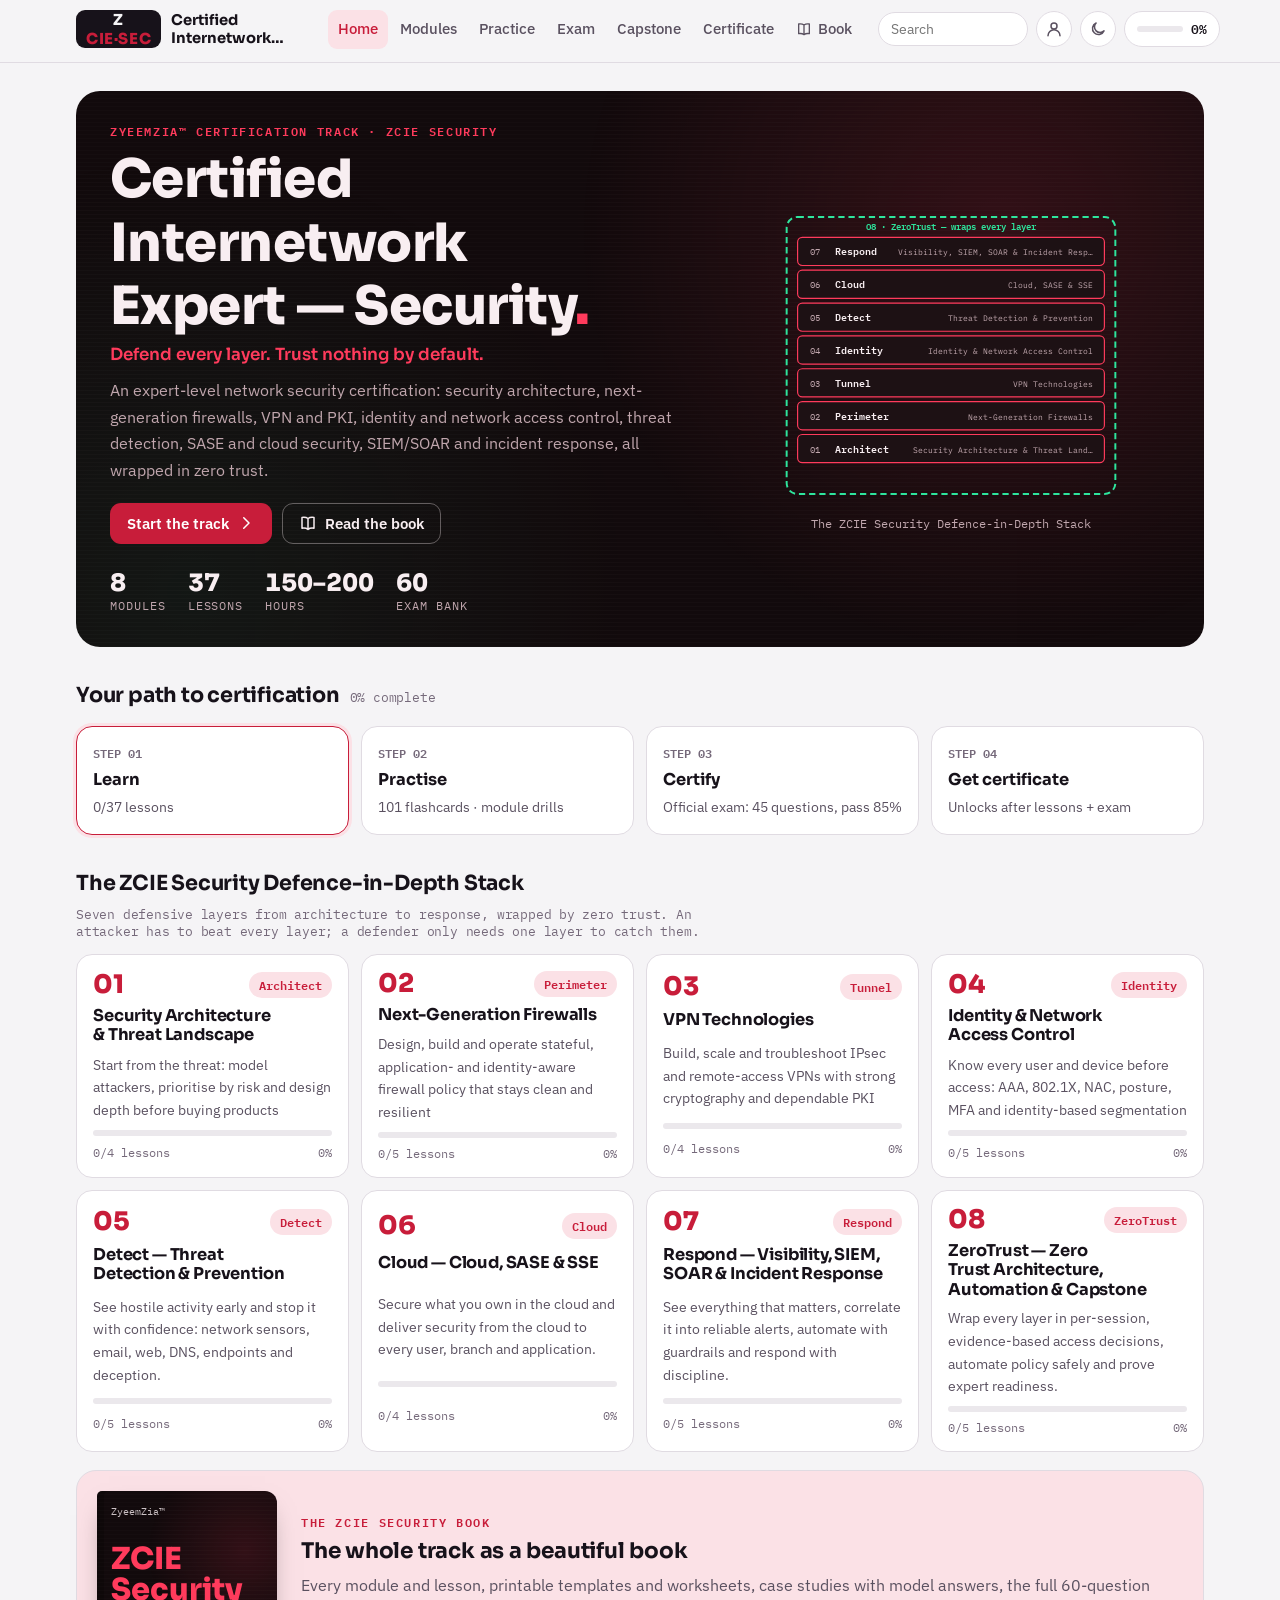
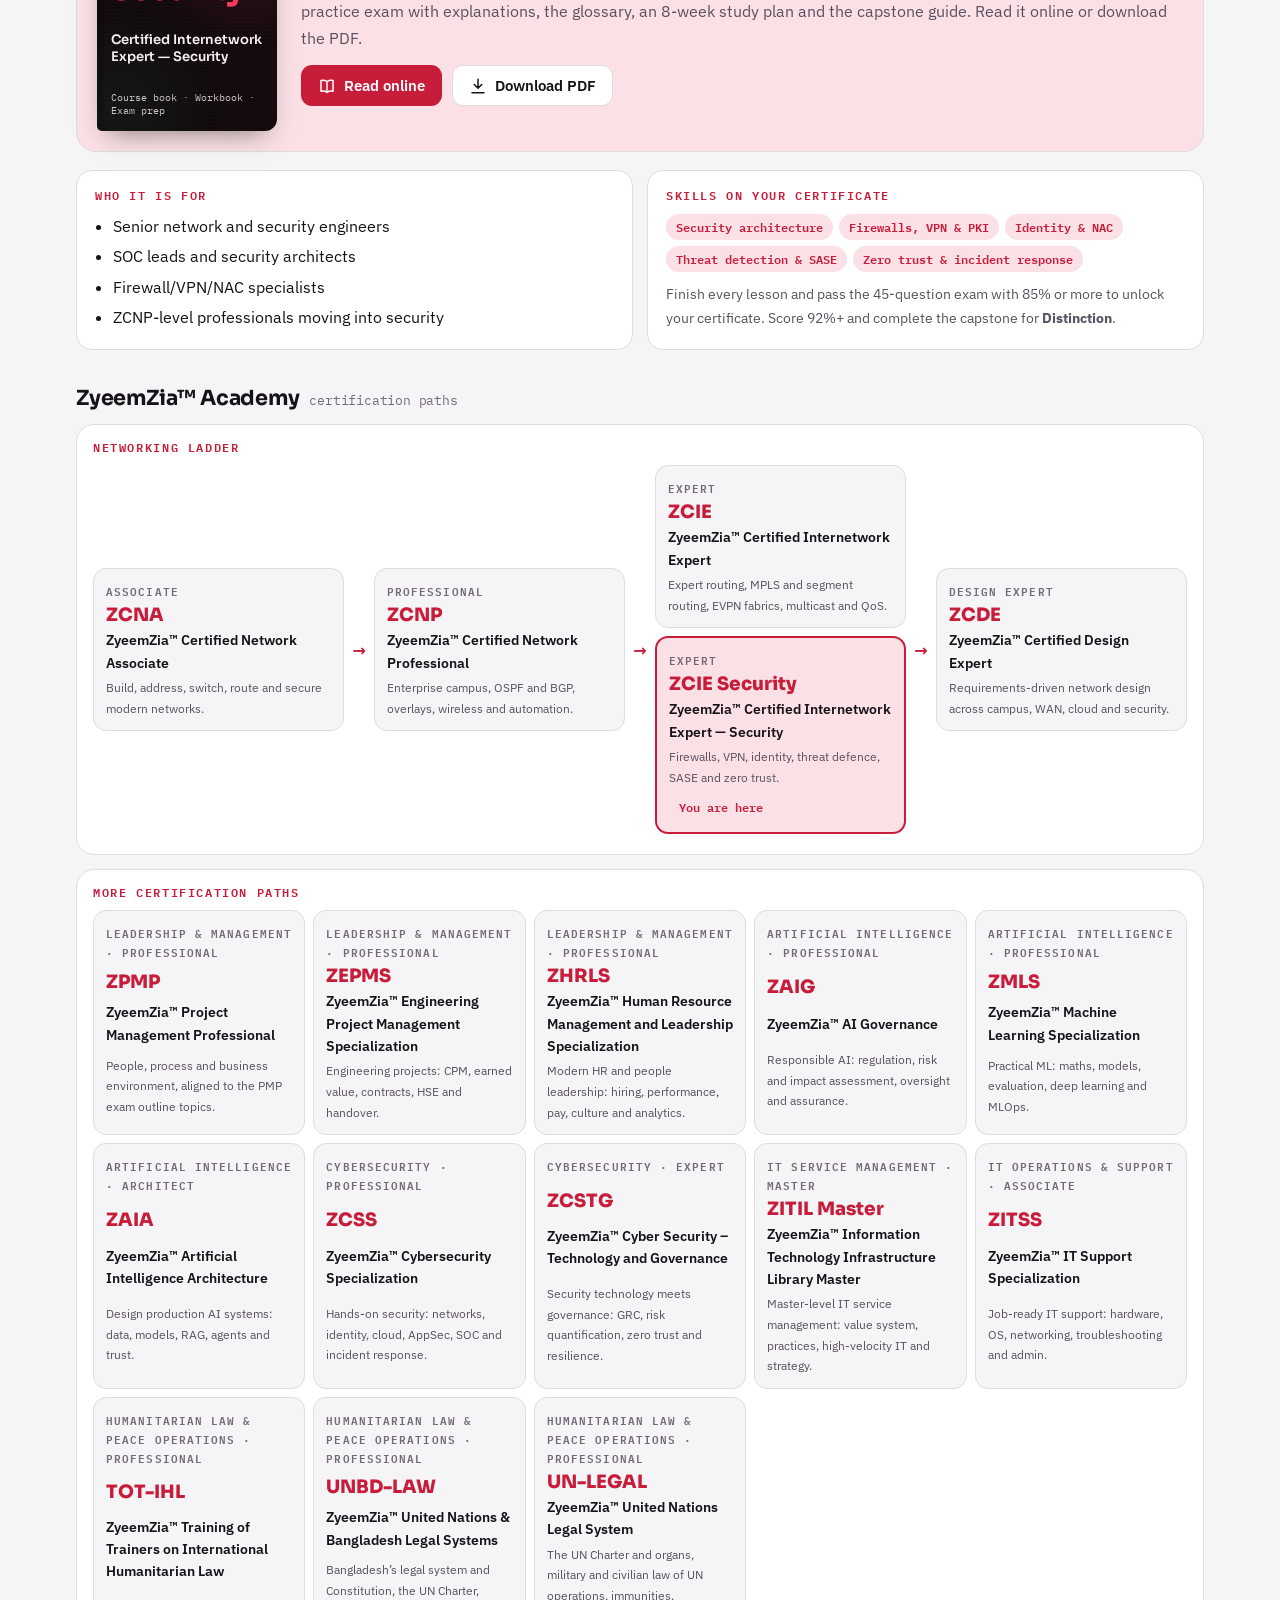
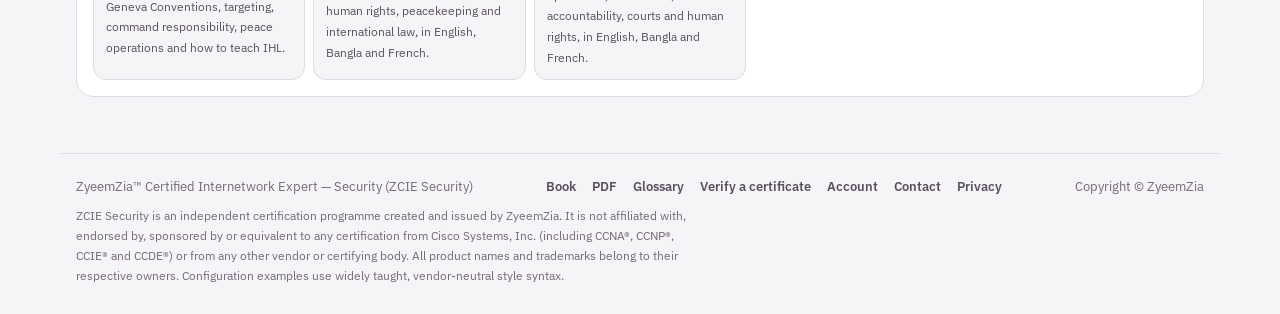
<file: index.html>
<!doctype html>
<html lang="en">
<head>
<meta charset="utf-8">
<meta name="viewport" content="width=device-width, initial-scale=1, viewport-fit=cover">
<title>ZyeemZia™ Certified Internetwork Expert — Security (ZCIE Security)</title>
<meta name="description" content="ZyeemZia™ Certified Internetwork Expert — Security (ZCIE Security): expert network security: firewalls, VPN and PKI, identity and NAC, threat defence, SASE and cloud security, SIEM/SOAR and zero trust. Free online course, smart book and certificate. Independent programme, not affiliated with Cisco.">
<meta name="author" content="ZyeemZia">
<meta name="theme-color" content="#120a0c">
<link rel="icon" href="favicon.svg" type="image/svg+xml">
<link rel="canonical" href="https://zcie-security.zyeemzia.com/">
<meta property="og:type" content="website">
<meta property="og:site_name" content="ZyeemZia™ Certification Tracks">
<meta property="og:title" content="ZyeemZia™ Certified Internetwork Expert — Security (ZCIE Security)">
<meta property="og:description" content="ZyeemZia™ Certified Internetwork Expert — Security (ZCIE Security): expert network security: firewalls, VPN and PKI, identity and NAC, threat defence, SASE and cloud security, SIEM/SOAR and zero trust. Free online course, smart book and certificate. Independent programme, not affiliated with Cisco.">
<meta property="og:url" content="https://zcie-security.zyeemzia.com/">
<meta property="og:image" content="https://zcie-security.zyeemzia.com/og-image.png">
<meta property="og:image:width" content="1200">
<meta property="og:image:height" content="630">
<meta name="twitter:card" content="summary_large_image">
<meta name="twitter:image" content="https://zcie-security.zyeemzia.com/og-image.png">
<script>try{var z=JSON.parse(localStorage.getItem("zcie-security.v1")||"{}").theme;if(z==="dark"||z==="light")document.documentElement.setAttribute("data-theme",z)}catch(e){}</script>
<link rel="stylesheet" href="fonts.css?v=66d4b9ed12">
<link rel="stylesheet" href="theme.css?v=8f54122ecc">
<link rel="preload" href="fonts/IBMPlexSans-400-latin-a68a20.woff2" as="font" type="font/woff2" crossorigin>
<link rel="preload" href="fonts/Sora-500-latin-4fa0aa.woff2" as="font" type="font/woff2" crossorigin>
<link rel="stylesheet" href="app.css?v=385b0e401c">
</head>
<body>
<header class="topbar">
  <div class="topbar-in">
    <a class="brand" href="#home" aria-label="ZCIE Security home"><span class="brand-mark">Z<i>CIE·SEC</i></span><span class="brand-text"><b>Certified Internetwork Expert — Security</b><small>ZyeemZia™ Certification Track</small></span></a>
    <nav class="mainnav" id="mainnav" aria-label="Main"></nav>
    <div class="top-tools">
      <form class="search" id="searchForm" role="search"><input id="searchInput" type="search" placeholder="Search" aria-label="Search lessons and terms"></form>
      <a class="icon-btn search-icon" href="#search/" aria-label="Search"><svg viewBox="0 0 24 24" fill="none" stroke="currentColor" stroke-width="2" stroke-linecap="round" aria-hidden="true"><circle cx="11" cy="11" r="7"/><path d="M20 20l-4-4"/></svg></a>
      <a class="icon-btn" id="acctBtn" href="#account" aria-label="Sign in"></a>
      <button class="icon-btn" id="themeBtn" type="button" aria-label="Toggle dark mode"></button>
      <a class="prog-chip" id="progChip" href="#settings" aria-label="Your progress"></a>
    </div>
  </div>
  <div class="read-bar" id="readBar"></div>
</header>
<main id="view" class="view" tabindex="-1"><div class="boot" aria-label="Loading the course"><i></i><i></i><i></i></div></main>
<footer class="site-foot">
  <div class="row"><span>ZyeemZia™ Certified Internetwork Expert — Security (ZCIE Security)</span><span style="display:flex;gap:16px;flex-wrap:wrap"><a href="book.html" target="_blank" rel="noopener">Book</a><a href="ZCIE-Security-Book.pdf" download>PDF</a><a href="#glossary">Glossary</a><a href="#verify/">Verify a certificate</a><a href="#account">Account</a><a href="#contact">Contact</a><a href="privacy.html">Privacy</a></span><span>Copyright © ZyeemZia</span></div>
  <p class="disc" id="disc"></p>
</footer>
<nav class="tabbar" id="tabbar" aria-label="Main mobile"></nav>
<div class="toast" id="toast" role="status" aria-live="polite" hidden></div>
<script defer src="core.js?v=756f940ff2"></script>
<script defer src="figures.js?v=d0575e00c2"></script>
<script defer src="family.js?v=7f5398b318"></script>
<script defer src="data/track.js?v=046a2d6eba"></script>
<script defer src="data/m1-4.js?v=0b8f153f1c"></script>
<script defer src="data/m5-8.js?v=b8acc52156"></script>
<script defer src="app.js?v=317a90ee0c"></script>
</body>
</html>
</file>
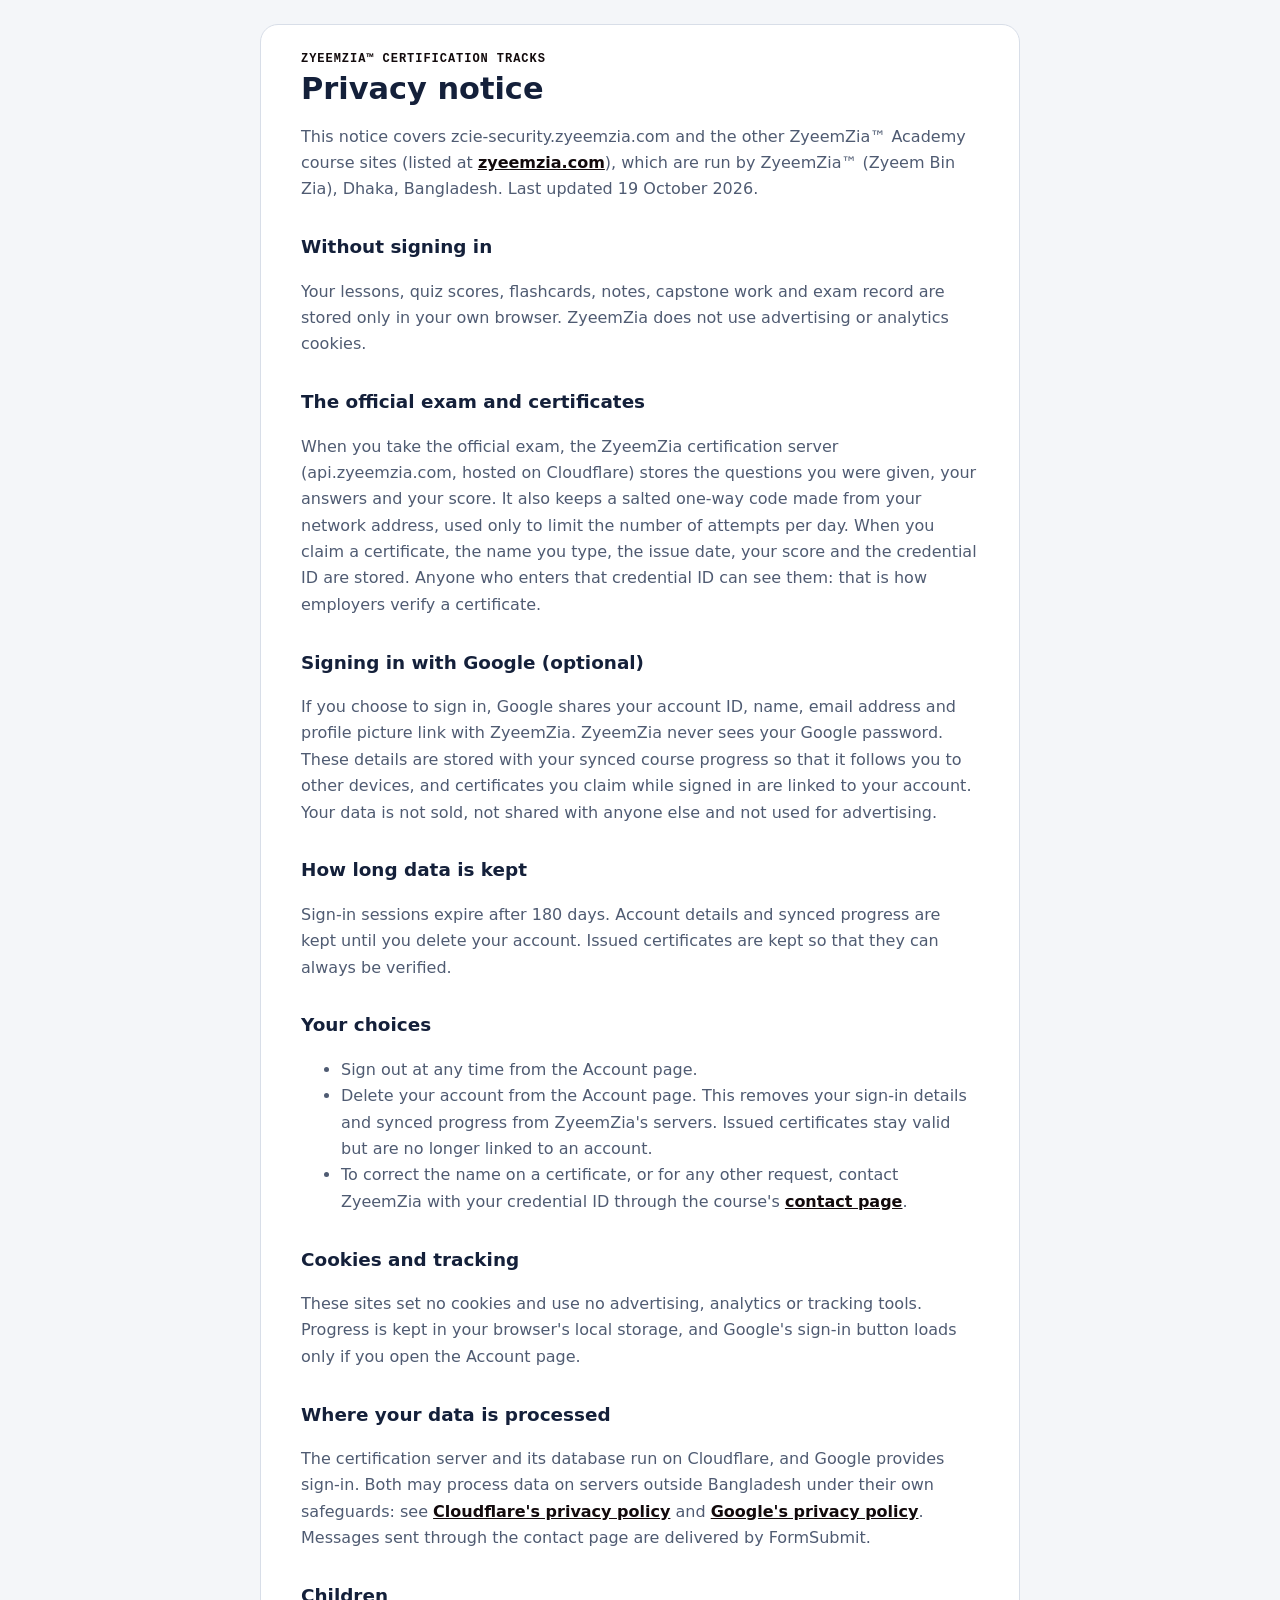
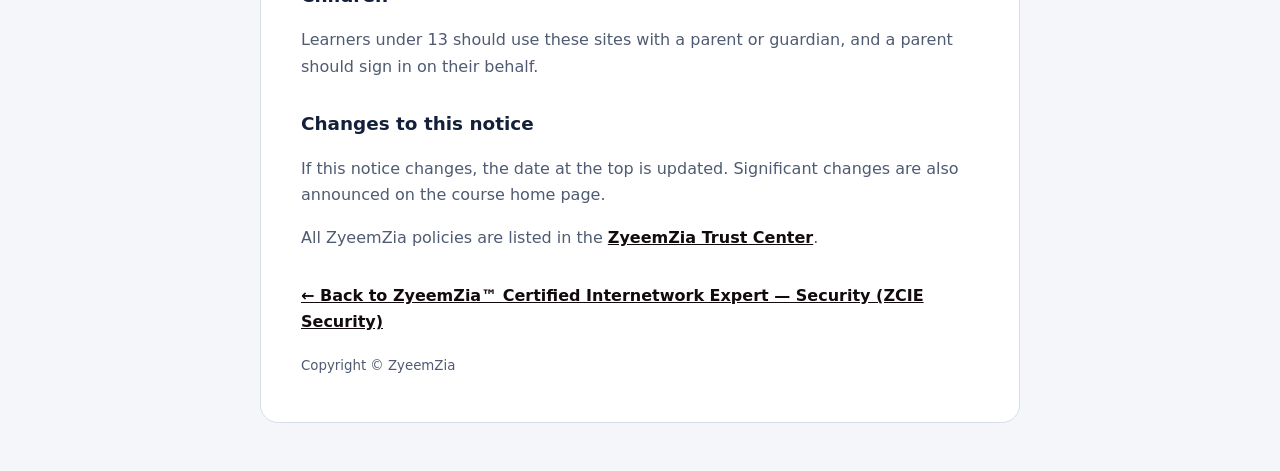
<file: privacy.html>
<!doctype html>
<html lang="en"><head><meta charset="utf-8"><meta name="viewport" content="width=device-width, initial-scale=1">
<title>Privacy notice · ZyeemZia™ ZCIE Security</title><meta name="description" content="How the ZyeemZia certification tracks handle your data."><link rel="icon" href="favicon.svg" type="image/svg+xml">
<style>:root{--bg:#f4f6f9;--card:#fff;--ink:#14203a;--mut:#4f5b72;--line:#d8dee8;--acc:#120a0c}@media (prefers-color-scheme:dark){:root{--bg:#0b1120;--card:#121a2c;--ink:#e8edf6;--mut:#a6b2c8;--line:#26324a;--acc:#ff3b5c;color-scheme:dark}}
*{box-sizing:border-box}body{margin:0;background:var(--bg);color:var(--ink);font:16px/1.65 "Segoe UI",system-ui,sans-serif;padding:24px 16px 48px}main{max-width:760px;margin:0 auto;background:var(--card);border:1px solid var(--line);border-radius:18px;padding:28px clamp(18px,5vw,40px)}
h1{font-size:1.9rem;line-height:1.2;margin:.2em 0 .4em}h2{font-size:1.15rem;margin:1.6em 0 .3em}p,li{color:var(--mut)}a{color:var(--acc);font-weight:600}.eb{font:700 .75rem/1 ui-monospace,Consolas,monospace;letter-spacing:.08em;text-transform:uppercase;color:var(--acc)}small{color:var(--mut)}</style></head>
<body><main>
<div class="eb">ZyeemZia™ certification tracks</div>
<h1>Privacy notice</h1>
<p>This notice covers zcie-security.zyeemzia.com and the other ZyeemZia™ Academy course sites (listed at <a href="https://zyeemzia.com/#academy">zyeemzia.com</a>), which are run by ZyeemZia™ (Zyeem Bin Zia), Dhaka, Bangladesh. Last updated 19 October 2026.</p>
<h2>Without signing in</h2>
<p>Your lessons, quiz scores, flashcards, notes, capstone work and exam record are stored only in your own browser. ZyeemZia does not use advertising or analytics cookies.</p>
<h2>The official exam and certificates</h2>
<p>When you take the official exam, the ZyeemZia certification server (api.zyeemzia.com, hosted on Cloudflare) stores the questions you were given, your answers and your score. It also keeps a salted one-way code made from your network address, used only to limit the number of attempts per day. When you claim a certificate, the name you type, the issue date, your score and the credential ID are stored. Anyone who enters that credential ID can see them: that is how employers verify a certificate.</p>
<h2>Signing in with Google (optional)</h2>
<p>If you choose to sign in, Google shares your account ID, name, email address and profile picture link with ZyeemZia. ZyeemZia never sees your Google password. These details are stored with your synced course progress so that it follows you to other devices, and certificates you claim while signed in are linked to your account. Your data is not sold, not shared with anyone else and not used for advertising.</p>
<h2>How long data is kept</h2>
<p>Sign-in sessions expire after 180 days. Account details and synced progress are kept until you delete your account. Issued certificates are kept so that they can always be verified.</p>
<h2>Your choices</h2>
<ul><li>Sign out at any time from the Account page.</li><li>Delete your account from the Account page. This removes your sign-in details and synced progress from ZyeemZia's servers. Issued certificates stay valid but are no longer linked to an account.</li><li>To correct the name on a certificate, or for any other request, contact ZyeemZia with your credential ID through the course's <a href="./#contact">contact page</a>.</li></ul>
<h2>Cookies and tracking</h2>
<p>These sites set no cookies and use no advertising, analytics or tracking tools. Progress is kept in your browser's local storage, and Google's sign-in button loads only if you open the Account page.</p>
<h2>Where your data is processed</h2>
<p>The certification server and its database run on Cloudflare, and Google provides sign-in. Both may process data on servers outside Bangladesh under their own safeguards: see <a href="https://www.cloudflare.com/privacypolicy/">Cloudflare's privacy policy</a> and <a href="https://policies.google.com/privacy">Google's privacy policy</a>. Messages sent through the contact page are delivered by FormSubmit.</p>
<h2>Children</h2>
<p>Learners under 13 should use these sites with a parent or guardian, and a parent should sign in on their behalf.</p>
<h2>Changes to this notice</h2>
<p>If this notice changes, the date at the top is updated. Significant changes are also announced on the course home page.</p>
<p>All ZyeemZia policies are listed in the <a href="https://policy.zyeemzia.com/">ZyeemZia Trust Center</a>.</p>
<p style="margin-top:2em"><a href="./">← Back to ZyeemZia™ Certified Internetwork Expert — Security (ZCIE Security)</a></p>
<p><small>Copyright © ZyeemZia</small></p>
</main></body></html>
</file>
<file: fonts.css>
/* Bundled Google Fonts (SIL Open Font License) for offline use and PDF printing */
@font-face {
  font-family: 'Archivo';
  font-style: normal;
  font-weight: 600;
  font-stretch: 100%;
  font-display: swap;
  src: url(fonts/Archivo-600-latin-ext-20ba07.woff2) format('woff2');
  unicode-range: U+0100-02BA, U+02BD-02C5, U+02C7-02CC, U+02CE-02D7, U+02DD-02FF, U+0304, U+0308, U+0329, U+1D00-1DBF, U+1E00-1E9F, U+1EF2-1EFF, U+2020, U+20A0-20AB, U+20AD-20C4, U+2113, U+2C60-2C7F, U+A720-A7FF;
}
@font-face {
  font-family: 'Archivo';
  font-style: normal;
  font-weight: 600;
  font-stretch: 100%;
  font-display: swap;
  src: url(fonts/Archivo-600-latin-79dc5e.woff2) format('woff2');
  unicode-range: U+0000-00FF, U+0131, U+0152-0153, U+02BB-02BC, U+02C6, U+02DA, U+02DC, U+0304, U+0308, U+0329, U+2000-206F, U+20AC, U+2122, U+2191, U+2193, U+2212, U+2215, U+FEFF, U+FFFD;
}
@font-face {
  font-family: 'Archivo';
  font-style: normal;
  font-weight: 700;
  font-stretch: 100%;
  font-display: swap;
  src: url(fonts/Archivo-600-latin-ext-20ba07.woff2) format('woff2');
  unicode-range: U+0100-02BA, U+02BD-02C5, U+02C7-02CC, U+02CE-02D7, U+02DD-02FF, U+0304, U+0308, U+0329, U+1D00-1DBF, U+1E00-1E9F, U+1EF2-1EFF, U+2020, U+20A0-20AB, U+20AD-20C4, U+2113, U+2C60-2C7F, U+A720-A7FF;
}
@font-face {
  font-family: 'Archivo';
  font-style: normal;
  font-weight: 700;
  font-stretch: 100%;
  font-display: swap;
  src: url(fonts/Archivo-600-latin-79dc5e.woff2) format('woff2');
  unicode-range: U+0000-00FF, U+0131, U+0152-0153, U+02BB-02BC, U+02C6, U+02DA, U+02DC, U+0304, U+0308, U+0329, U+2000-206F, U+20AC, U+2122, U+2191, U+2193, U+2212, U+2215, U+FEFF, U+FFFD;
}
@font-face {
  font-family: 'Archivo';
  font-style: normal;
  font-weight: 800;
  font-stretch: 100%;
  font-display: swap;
  src: url(fonts/Archivo-600-latin-ext-20ba07.woff2) format('woff2');
  unicode-range: U+0100-02BA, U+02BD-02C5, U+02C7-02CC, U+02CE-02D7, U+02DD-02FF, U+0304, U+0308, U+0329, U+1D00-1DBF, U+1E00-1E9F, U+1EF2-1EFF, U+2020, U+20A0-20AB, U+20AD-20C4, U+2113, U+2C60-2C7F, U+A720-A7FF;
}
@font-face {
  font-family: 'Archivo';
  font-style: normal;
  font-weight: 800;
  font-stretch: 100%;
  font-display: swap;
  src: url(fonts/Archivo-600-latin-79dc5e.woff2) format('woff2');
  unicode-range: U+0000-00FF, U+0131, U+0152-0153, U+02BB-02BC, U+02C6, U+02DA, U+02DC, U+0304, U+0308, U+0329, U+2000-206F, U+20AC, U+2122, U+2191, U+2193, U+2212, U+2215, U+FEFF, U+FFFD;
}
@font-face {
  font-family: 'IBM Plex Mono';
  font-style: normal;
  font-weight: 400;
  font-display: swap;
  src: url(fonts/IBMPlexMono-400-latin-ext-7f25d9.woff2) format('woff2');
  unicode-range: U+0100-02BA, U+02BD-02C5, U+02C7-02CC, U+02CE-02D7, U+02DD-02FF, U+0304, U+0308, U+0329, U+1D00-1DBF, U+1E00-1E9F, U+1EF2-1EFF, U+2020, U+20A0-20AB, U+20AD-20C4, U+2113, U+2C60-2C7F, U+A720-A7FF;
}
@font-face {
  font-family: 'IBM Plex Mono';
  font-style: normal;
  font-weight: 400;
  font-display: swap;
  src: url(fonts/IBMPlexMono-400-latin-d196e8.woff2) format('woff2');
  unicode-range: U+0000-00FF, U+0131, U+0152-0153, U+02BB-02BC, U+02C6, U+02DA, U+02DC, U+0304, U+0308, U+0329, U+2000-206F, U+20AC, U+2122, U+2191, U+2193, U+2212, U+2215, U+FEFF, U+FFFD;
}
@font-face {
  font-family: 'IBM Plex Mono';
  font-style: normal;
  font-weight: 600;
  font-display: swap;
  src: url(fonts/IBMPlexMono-600-latin-ext-bf8910.woff2) format('woff2');
  unicode-range: U+0100-02BA, U+02BD-02C5, U+02C7-02CC, U+02CE-02D7, U+02DD-02FF, U+0304, U+0308, U+0329, U+1D00-1DBF, U+1E00-1E9F, U+1EF2-1EFF, U+2020, U+20A0-20AB, U+20AD-20C4, U+2113, U+2C60-2C7F, U+A720-A7FF;
}
@font-face {
  font-family: 'IBM Plex Mono';
  font-style: normal;
  font-weight: 600;
  font-display: swap;
  src: url(fonts/IBMPlexMono-600-latin-9b8270.woff2) format('woff2');
  unicode-range: U+0000-00FF, U+0131, U+0152-0153, U+02BB-02BC, U+02C6, U+02DA, U+02DC, U+0304, U+0308, U+0329, U+2000-206F, U+20AC, U+2122, U+2191, U+2193, U+2212, U+2215, U+FEFF, U+FFFD;
}
@font-face {
  font-family: 'IBM Plex Sans';
  font-style: italic;
  font-weight: 400;
  font-stretch: 100%;
  font-display: swap;
  src: url(fonts/IBMPlexSans-400i-latin-ext-77f5d9.woff2) format('woff2');
  unicode-range: U+0100-02BA, U+02BD-02C5, U+02C7-02CC, U+02CE-02D7, U+02DD-02FF, U+0304, U+0308, U+0329, U+1D00-1DBF, U+1E00-1E9F, U+1EF2-1EFF, U+2020, U+20A0-20AB, U+20AD-20C4, U+2113, U+2C60-2C7F, U+A720-A7FF;
}
@font-face {
  font-family: 'IBM Plex Sans';
  font-style: italic;
  font-weight: 400;
  font-stretch: 100%;
  font-display: swap;
  src: url(fonts/IBMPlexSans-400i-latin-46a3d9.woff2) format('woff2');
  unicode-range: U+0000-00FF, U+0131, U+0152-0153, U+02BB-02BC, U+02C6, U+02DA, U+02DC, U+0304, U+0308, U+0329, U+2000-206F, U+20AC, U+2122, U+2191, U+2193, U+2212, U+2215, U+FEFF, U+FFFD;
}
@font-face {
  font-family: 'IBM Plex Sans';
  font-style: normal;
  font-weight: 400;
  font-stretch: 100%;
  font-display: swap;
  src: url(fonts/IBMPlexSans-400-latin-ext-71c30c.woff2) format('woff2');
  unicode-range: U+0100-02BA, U+02BD-02C5, U+02C7-02CC, U+02CE-02D7, U+02DD-02FF, U+0304, U+0308, U+0329, U+1D00-1DBF, U+1E00-1E9F, U+1EF2-1EFF, U+2020, U+20A0-20AB, U+20AD-20C4, U+2113, U+2C60-2C7F, U+A720-A7FF;
}
@font-face {
  font-family: 'IBM Plex Sans';
  font-style: normal;
  font-weight: 400;
  font-stretch: 100%;
  font-display: swap;
  src: url(fonts/IBMPlexSans-400-latin-a68a20.woff2) format('woff2');
  unicode-range: U+0000-00FF, U+0131, U+0152-0153, U+02BB-02BC, U+02C6, U+02DA, U+02DC, U+0304, U+0308, U+0329, U+2000-206F, U+20AC, U+2122, U+2191, U+2193, U+2212, U+2215, U+FEFF, U+FFFD;
}
@font-face {
  font-family: 'IBM Plex Sans';
  font-style: normal;
  font-weight: 500;
  font-stretch: 100%;
  font-display: swap;
  src: url(fonts/IBMPlexSans-400-latin-ext-71c30c.woff2) format('woff2');
  unicode-range: U+0100-02BA, U+02BD-02C5, U+02C7-02CC, U+02CE-02D7, U+02DD-02FF, U+0304, U+0308, U+0329, U+1D00-1DBF, U+1E00-1E9F, U+1EF2-1EFF, U+2020, U+20A0-20AB, U+20AD-20C4, U+2113, U+2C60-2C7F, U+A720-A7FF;
}
@font-face {
  font-family: 'IBM Plex Sans';
  font-style: normal;
  font-weight: 500;
  font-stretch: 100%;
  font-display: swap;
  src: url(fonts/IBMPlexSans-400-latin-a68a20.woff2) format('woff2');
  unicode-range: U+0000-00FF, U+0131, U+0152-0153, U+02BB-02BC, U+02C6, U+02DA, U+02DC, U+0304, U+0308, U+0329, U+2000-206F, U+20AC, U+2122, U+2191, U+2193, U+2212, U+2215, U+FEFF, U+FFFD;
}
@font-face {
  font-family: 'IBM Plex Sans';
  font-style: normal;
  font-weight: 600;
  font-stretch: 100%;
  font-display: swap;
  src: url(fonts/IBMPlexSans-400-latin-ext-71c30c.woff2) format('woff2');
  unicode-range: U+0100-02BA, U+02BD-02C5, U+02C7-02CC, U+02CE-02D7, U+02DD-02FF, U+0304, U+0308, U+0329, U+1D00-1DBF, U+1E00-1E9F, U+1EF2-1EFF, U+2020, U+20A0-20AB, U+20AD-20C4, U+2113, U+2C60-2C7F, U+A720-A7FF;
}
@font-face {
  font-family: 'IBM Plex Sans';
  font-style: normal;
  font-weight: 600;
  font-stretch: 100%;
  font-display: swap;
  src: url(fonts/IBMPlexSans-400-latin-a68a20.woff2) format('woff2');
  unicode-range: U+0000-00FF, U+0131, U+0152-0153, U+02BB-02BC, U+02C6, U+02DA, U+02DC, U+0304, U+0308, U+0329, U+2000-206F, U+20AC, U+2122, U+2191, U+2193, U+2212, U+2215, U+FEFF, U+FFFD;
}
@font-face {
  font-family: 'IBM Plex Sans';
  font-style: normal;
  font-weight: 700;
  font-stretch: 100%;
  font-display: swap;
  src: url(fonts/IBMPlexSans-400-latin-ext-71c30c.woff2) format('woff2');
  unicode-range: U+0100-02BA, U+02BD-02C5, U+02C7-02CC, U+02CE-02D7, U+02DD-02FF, U+0304, U+0308, U+0329, U+1D00-1DBF, U+1E00-1E9F, U+1EF2-1EFF, U+2020, U+20A0-20AB, U+20AD-20C4, U+2113, U+2C60-2C7F, U+A720-A7FF;
}
@font-face {
  font-family: 'IBM Plex Sans';
  font-style: normal;
  font-weight: 700;
  font-stretch: 100%;
  font-display: swap;
  src: url(fonts/IBMPlexSans-400-latin-a68a20.woff2) format('woff2');
  unicode-range: U+0000-00FF, U+0131, U+0152-0153, U+02BB-02BC, U+02C6, U+02DA, U+02DC, U+0304, U+0308, U+0329, U+2000-206F, U+20AC, U+2122, U+2191, U+2193, U+2212, U+2215, U+FEFF, U+FFFD;
}
@font-face {
  font-family: 'Sora';
  font-style: normal;
  font-weight: 500;
  font-display: swap;
  src: url(fonts/Sora-500-latin-ext-f9e5e3.woff2) format('woff2');
  unicode-range: U+0100-02BA, U+02BD-02C5, U+02C7-02CC, U+02CE-02D7, U+02DD-02FF, U+0304, U+0308, U+0329, U+1D00-1DBF, U+1E00-1E9F, U+1EF2-1EFF, U+2020, U+20A0-20AB, U+20AD-20C4, U+2113, U+2C60-2C7F, U+A720-A7FF;
}
@font-face {
  font-family: 'Sora';
  font-style: normal;
  font-weight: 500;
  font-display: swap;
  src: url(fonts/Sora-500-latin-4fa0aa.woff2) format('woff2');
  unicode-range: U+0000-00FF, U+0131, U+0152-0153, U+02BB-02BC, U+02C6, U+02DA, U+02DC, U+0304, U+0308, U+0329, U+2000-206F, U+20AC, U+2122, U+2191, U+2193, U+2212, U+2215, U+FEFF, U+FFFD;
}
@font-face {
  font-family: 'Sora';
  font-style: normal;
  font-weight: 600;
  font-display: swap;
  src: url(fonts/Sora-500-latin-ext-f9e5e3.woff2) format('woff2');
  unicode-range: U+0100-02BA, U+02BD-02C5, U+02C7-02CC, U+02CE-02D7, U+02DD-02FF, U+0304, U+0308, U+0329, U+1D00-1DBF, U+1E00-1E9F, U+1EF2-1EFF, U+2020, U+20A0-20AB, U+20AD-20C4, U+2113, U+2C60-2C7F, U+A720-A7FF;
}
@font-face {
  font-family: 'Sora';
  font-style: normal;
  font-weight: 600;
  font-display: swap;
  src: url(fonts/Sora-500-latin-4fa0aa.woff2) format('woff2');
  unicode-range: U+0000-00FF, U+0131, U+0152-0153, U+02BB-02BC, U+02C6, U+02DA, U+02DC, U+0304, U+0308, U+0329, U+2000-206F, U+20AC, U+2122, U+2191, U+2193, U+2212, U+2215, U+FEFF, U+FFFD;
}
@font-face {
  font-family: 'Sora';
  font-style: normal;
  font-weight: 700;
  font-display: swap;
  src: url(fonts/Sora-500-latin-ext-f9e5e3.woff2) format('woff2');
  unicode-range: U+0100-02BA, U+02BD-02C5, U+02C7-02CC, U+02CE-02D7, U+02DD-02FF, U+0304, U+0308, U+0329, U+1D00-1DBF, U+1E00-1E9F, U+1EF2-1EFF, U+2020, U+20A0-20AB, U+20AD-20C4, U+2113, U+2C60-2C7F, U+A720-A7FF;
}
@font-face {
  font-family: 'Sora';
  font-style: normal;
  font-weight: 700;
  font-display: swap;
  src: url(fonts/Sora-500-latin-4fa0aa.woff2) format('woff2');
  unicode-range: U+0000-00FF, U+0131, U+0152-0153, U+02BB-02BC, U+02C6, U+02DA, U+02DC, U+0304, U+0308, U+0329, U+2000-206F, U+20AC, U+2122, U+2191, U+2193, U+2212, U+2215, U+FEFF, U+FFFD;
}
@font-face {
  font-family: 'Sora';
  font-style: normal;
  font-weight: 800;
  font-display: swap;
  src: url(fonts/Sora-500-latin-ext-f9e5e3.woff2) format('woff2');
  unicode-range: U+0100-02BA, U+02BD-02C5, U+02C7-02CC, U+02CE-02D7, U+02DD-02FF, U+0304, U+0308, U+0329, U+1D00-1DBF, U+1E00-1E9F, U+1EF2-1EFF, U+2020, U+20A0-20AB, U+20AD-20C4, U+2113, U+2C60-2C7F, U+A720-A7FF;
}
@font-face {
  font-family: 'Sora';
  font-style: normal;
  font-weight: 800;
  font-display: swap;
  src: url(fonts/Sora-500-latin-4fa0aa.woff2) format('woff2');
  unicode-range: U+0000-00FF, U+0131, U+0152-0153, U+02BB-02BC, U+02C6, U+02DA, U+02DC, U+0304, U+0308, U+0329, U+2000-206F, U+20AC, U+2122, U+2191, U+2193, U+2212, U+2215, U+FEFF, U+FFFD;
}
</file>
<file: theme.css>
/* ZCIE Security — "red team": charcoal, crimson alert, terminal green; scanline motif. */
:root {
  --bg: #f5f4f6; --surface: #ffffff; --surface-2: #ebe8ec; --ink: #17121a; --ink-2: #5a5160; --ink-3: #75697a; --line: #e0dbe2;
  --accent: #c81d3a; --accent-ink: #ffffff; --accent-soft: #fbe1e6; --accent-2: #0f7a55; --accent-2-soft: #d9f1e7;
  --good: #1d7a4b; --good-soft: #dcf1e4; --bad: #b42a2a; --bad-soft: #f9e2e0; --warn: #b77800; --warn-soft: #fbefd3; --on-status: #ffffff;
  --hero-bg: #120a0c; --hero-ink: #f8eef1; --hero-ink-2: #c0a6ad; --hero-accent: #ff3b5c;
  --motif: repeating-linear-gradient(0deg, rgba(255,255,255,.035) 0 1px, transparent 1px 4px), radial-gradient(circle at 82% 25%, rgba(255,59,92,.28), transparent 42%), radial-gradient(circle at 10% 90%, rgba(46,229,157,.12), transparent 40%);
  --sg-line: #3d2228; --sg-accent: #ff3b5c; --sg-accent-2: #2ee59d; --sg-node: #1d1114; --sg-ink: #f8eef1; --sg-ink-2: #c0a6ad;
  --f-display: "Sora", "IBM Plex Sans", "Segoe UI", sans-serif; --f-body: "IBM Plex Sans", "Segoe UI", system-ui, sans-serif; --f-mono: "IBM Plex Mono", Consolas, monospace;
  --radius: 16px;
}
@media (prefers-color-scheme: dark) {
  :root:not([data-theme="light"]) {
  --bg: #0b080a; --surface: #151013; --surface-2: #1e171b; --ink: #f3ecef; --ink-2: #b8a9b0; --ink-3: #8d7885; --line: #2d2228;
  --accent: #ff3b5c; --accent-ink: #24040b; --accent-soft: #3a121b; --accent-2: #2ee59d; --accent-2-soft: #0d2e21;
  --good: #5bd39a; --good-soft: #10301f; --bad: #ff7a7a; --bad-soft: #3a1616; --warn: #f2b84c; --warn-soft: #3a2c10; --on-status: #0b080a;
  color-scheme: dark;
  }
}
:root[data-theme="dark"] {
  --bg: #0b080a; --surface: #151013; --surface-2: #1e171b; --ink: #f3ecef; --ink-2: #b8a9b0; --ink-3: #8d7885; --line: #2d2228;
  --accent: #ff3b5c; --accent-ink: #24040b; --accent-soft: #3a121b; --accent-2: #2ee59d; --accent-2-soft: #0d2e21;
  --good: #5bd39a; --good-soft: #10301f; --bad: #ff7a7a; --bad-soft: #3a1616; --warn: #f2b84c; --warn-soft: #3a2c10; --on-status: #0b080a;
  color-scheme: dark;
}
</file>
<file: app.css>
/* ZyeemZia certification engine — site styles. Colours and faces come from theme.css (per track). */
* { box-sizing: border-box; }
[hidden] { display: none !important; }
html { -webkit-text-size-adjust: 100%; }
body { margin: 0; background: var(--bg); color: var(--ink); font: 16px/1.65 var(--f-body); }
a { color: var(--accent); }
button { font: inherit; color: inherit; }
:focus-visible { outline: 3px solid var(--accent-2); outline-offset: 2px; border-radius: 6px; }
h1, h2, h3, h4 { margin: 0; line-height: 1.2; text-wrap: balance; font-family: var(--f-display); letter-spacing: -.01em; }
p { margin: 0; }
code { font: .9em var(--f-mono); background: var(--surface-2); padding: 1px 6px; border-radius: 5px; }
.muted { color: var(--ink-2); }
.eyebrow { font: 600 .72rem/1.2 var(--f-mono); letter-spacing: .14em; text-transform: uppercase; color: var(--accent); }

/* ---------- chrome ---------- */
.topbar { position: sticky; top: 0; padding-top: env(safe-area-inset-top, 0px); z-index: 30; background: color-mix(in srgb, var(--bg) 88%, transparent); backdrop-filter: blur(10px) saturate(1.3); -webkit-backdrop-filter: blur(10px) saturate(1.3); border-bottom: 1px solid var(--line); }
.topbar-in { max-width: 1160px; margin: 0 auto; display: flex; align-items: center; gap: 16px; padding-block: 10px; padding-left: max(16px, env(safe-area-inset-left, 0px)); padding-right: max(16px, env(safe-area-inset-right, 0px)); }
.brand { display: flex; align-items: center; gap: 10px; text-decoration: none; color: var(--ink); flex-shrink: 0; }
.brand-mark { height: 38px; padding: 0 10px; display: grid; place-items: center; background: var(--ink); color: var(--bg); font: 800 .95rem var(--f-display); letter-spacing: .04em; border-radius: 9px; }
.brand-mark i { font-style: normal; color: var(--accent); }
.brand-text { display: flex; flex-direction: column; line-height: 1.15; }
.brand-text b { font: 700 .92rem var(--f-display); }
.brand-text small { font: 500 .7rem var(--f-mono); color: var(--ink-2); letter-spacing: .04em; }
.mainnav { display: flex; gap: 2px; margin-left: 8px; }
.mainnav a { text-decoration: none; color: var(--ink-2); padding: 7px 10px; border-radius: 9px; font-weight: 500; font-size: .93rem; white-space: nowrap; display: inline-flex; gap: 6px; align-items: center; }
.mainnav a:hover { background: var(--surface-2); color: var(--ink); }
.mainnav a[aria-current="page"] { color: var(--accent); background: var(--accent-soft); }
.mainnav svg { width: 16px; height: 16px; }
.top-tools { margin-left: auto; display: flex; gap: 8px; align-items: center; }
.icon-btn { width: 36px; height: 36px; border-radius: 50%; border: 1px solid var(--line); background: var(--surface); display: grid; place-items: center; cursor: pointer; color: var(--ink-2); }
.icon-btn svg, .btn svg, .tabbar svg { width: 18px; height: 18px; }
.prog-chip { display: inline-flex; align-items: center; gap: 8px; text-decoration: none; color: var(--ink); font: 600 .82rem var(--f-mono); background: var(--surface); border: 1px solid var(--line); padding: 6px 12px; border-radius: 999px; font-variant-numeric: tabular-nums; white-space: nowrap; }
.prog-chip i { width: 46px; height: 6px; border-radius: 9px; background: var(--surface-2); overflow: hidden; display: inline-block; }
.prog-chip i b { display: block; height: 100%; background: var(--accent); }
.read-bar { height: 3px; width: 100%; background: var(--accent); transform: scaleX(0); transform-origin: 0 50%; transition: transform .15s; }
.tabbar { display: none; }
.view { max-width: 1160px; margin: 0 auto; outline: none; padding-block: 28px 56px; padding-left: max(16px, env(safe-area-inset-left, 0px)); padding-right: max(16px, env(safe-area-inset-right, 0px)); }
.site-foot { max-width: 1160px; margin: 0 auto; padding-block: 22px 28px; padding-left: max(16px, env(safe-area-inset-left, 0px)); padding-right: max(16px, env(safe-area-inset-right, 0px)); border-top: 1px solid var(--line); color: var(--ink-3); font-size: .82rem; display: grid; gap: 8px; }
.site-foot .row { display: flex; gap: 8px 18px; flex-wrap: wrap; justify-content: space-between; }
.site-foot a { color: var(--ink-2); text-decoration: none; font-weight: 600; }
.site-foot .disc { font-size: .76rem; max-width: 90ch; }

/* ---------- common ---------- */
.btn { display: inline-flex; align-items: center; justify-content: center; gap: 8px; border: 1px solid var(--line); background: var(--surface); color: var(--ink); padding: 10px 16px; border-radius: 11px; cursor: pointer; font-weight: 600; text-decoration: none; font-size: .95rem; line-height: 1.25; }
.btn:hover { border-color: var(--ink-3); }
.btn-primary { background: var(--accent); color: var(--accent-ink); border-color: transparent; }
.btn-primary:hover { filter: brightness(1.07); border-color: transparent; }
.btn-dark { background: var(--ink); color: var(--bg); border-color: transparent; }
.btn-ghost { background: none; border-color: transparent; color: var(--ink-2); }
.btn-sm { padding: 6px 11px; font-size: .85rem; border-radius: 9px; }
.btn[disabled] { opacity: .45; cursor: not-allowed; }
.chip { display: inline-flex; align-items: center; gap: 5px; padding: 3px 10px; border-radius: 999px; font: 600 .76rem var(--f-mono); background: var(--surface-2); color: var(--ink-2); white-space: nowrap; }
.chip.ok { background: var(--good-soft); color: var(--good); }
.chip.acc { background: var(--accent-soft); color: var(--accent); }
.chips { display: flex; flex-wrap: wrap; gap: 6px; }
.card { background: var(--surface); border: 1px solid var(--line); border-radius: var(--radius); }
.page-head { display: grid; gap: 6px; margin-bottom: 22px; }
.page-title { font-size: clamp(1.7rem, 3.4vw, 2.4rem); }
.section-title { font-size: 1.3rem; margin: 36px 0 14px; display: flex; align-items: baseline; gap: 10px; flex-wrap: wrap; }
.section-title small { font: 500 .8rem var(--f-mono); color: var(--ink-3); }
.bar { height: 6px; border-radius: 9px; background: var(--surface-2); overflow: hidden; }
.bar > i { display: block; height: 100%; background: var(--accent); }
.empty { text-align: center; padding: 48px 20px; color: var(--ink-2); border: 1px dashed var(--line); border-radius: 18px; }

/* ---------- home ---------- */
.hero { position: relative; overflow: hidden; display: grid; grid-template-columns: minmax(0, 1.15fr) minmax(0, .85fr); gap: 28px; align-items: center; padding: 34px; border-radius: 24px; background: var(--hero-bg); color: var(--hero-ink); }
.hero .motif { position: absolute; inset: 0; pointer-events: none; opacity: .5; background: var(--motif); }
.hero > *:not(.motif) { position: relative; min-width: 0; }
.hero .eyebrow { color: var(--hero-accent); }
.hero h1 { font-size: clamp(2rem, 4.6vw, 3.3rem); font-weight: 800; margin: 10px 0 6px; color: var(--hero-ink); }
.hero h1 span { color: var(--hero-accent); }
.hero .tag { font: 600 1.05rem var(--f-display); color: var(--hero-accent); }
.hero .lead { color: var(--hero-ink-2); max-width: 58ch; margin-top: 12px; }
.hero-actions { display: flex; gap: 10px; flex-wrap: wrap; margin-top: 20px; }
.hero .btn:not(.btn-primary) { background: transparent; color: var(--hero-ink); border-color: color-mix(in srgb, var(--hero-ink) 35%, transparent); }
.hero-stats { display: flex; gap: 22px; flex-wrap: wrap; margin-top: 24px; }
.hero-stats div { display: grid; }
.hero-stats b { font: 800 1.5rem var(--f-display); color: var(--hero-ink); font-variant-numeric: tabular-nums; }
.hero-stats span { font: 500 .74rem var(--f-mono); color: var(--hero-ink-2); text-transform: uppercase; letter-spacing: .08em; }
.hero-sig { display: grid; justify-items: center; gap: 8px; }
.hero-sig .sg { width: 100%; max-width: 360px; height: auto; }
.hero-sig figcaption { font: 500 .78rem var(--f-mono); color: var(--hero-ink-2); text-align: center; }

.path { display: grid; grid-template-columns: repeat(4, minmax(0, 1fr)); gap: 12px; margin-top: 18px; }
.path-step { padding: 16px; border-radius: 16px; background: var(--surface); border: 1px solid var(--line); display: grid; gap: 6px; position: relative; }
.path-step .n { font: 700 .74rem var(--f-mono); color: var(--ink-3); }
.path-step b { font: 700 1.02rem var(--f-display); }
.path-step small { color: var(--ink-2); font-size: .85rem; }
.path-step.done { border-color: var(--good); }
.path-step.done .n { color: var(--good); }
.path-step.now { border-color: var(--accent); box-shadow: 0 0 0 3px var(--accent-soft); }

.mod-grid { display: grid; grid-template-columns: repeat(4, minmax(0, 1fr)); gap: 12px; }
.mod-card { display: grid; gap: 8px; padding: 16px; border-radius: 16px; background: var(--surface); border: 1px solid var(--line); text-decoration: none; color: var(--ink); transition: transform .15s, border-color .15s; min-width: 0; }
.mod-card:hover { transform: translateY(-2px); border-color: var(--accent); }
.mod-top { display: flex; justify-content: space-between; align-items: center; }
.mod-num { font: 800 1.6rem/1 var(--f-display); color: var(--accent); }
.mod-card h3 { font-size: 1.02rem; }
.mod-card p { font-size: .86rem; color: var(--ink-2); }
.mod-card .meta { display: flex; justify-content: space-between; font: 500 .74rem var(--f-mono); color: var(--ink-3); }
.book-banner { display: grid; grid-template-columns: 180px minmax(0, 1fr); gap: 24px; align-items: center; padding: 20px; border-radius: 20px; background: var(--accent-soft); border: 1px solid var(--line); margin-top: 18px; }
.bb-cover { aspect-ratio: 3/4; border-radius: 5px 12px 12px 5px; background: var(--hero-bg); color: var(--hero-ink); padding: 14px; display: flex; flex-direction: column; justify-content: space-between; text-decoration: none; box-shadow: inset 7px 0 0 rgba(0,0,0,.25), 0 12px 26px -12px rgba(0,0,0,.5); position: relative; overflow: hidden; transition: transform .2s; }
.bb-cover:hover { transform: rotate(-2deg) translateY(-3px); }
.bb-cover .motif { position: absolute; inset: 0; background: var(--motif); opacity: .5; }
.bb-cover > *:not(.motif) { position: relative; }
.bb-cover b { font: 800 1.9rem/1 var(--f-display); color: var(--hero-accent); }
.bb-cover span { font: 600 .82rem/1.3 var(--f-display); }
.bb-cover small { font: 500 .62rem var(--f-mono); opacity: .8; }
.bb-text { display: grid; gap: 8px; min-width: 0; }
.bb-text h2 { font-size: 1.35rem; }
.two { display: grid; grid-template-columns: minmax(0, 1fr) minmax(0, 1fr); gap: 14px; }
.list-card { padding: 18px; display: grid; gap: 10px; }
.list-card ul { margin: 0; padding-left: 18px; display: grid; gap: 4px; }

/* ---------- module & lesson ---------- */
.crumbs { display: flex; gap: 8px; align-items: center; font-size: .85rem; color: var(--ink-2); flex-wrap: wrap; }
.crumbs a { color: var(--ink-2); text-decoration: none; }
.mod-hero { padding: 26px; border-radius: 20px; background: var(--surface); border: 1px solid var(--line); display: grid; grid-template-columns: auto minmax(0, 1fr); gap: 22px; margin: 14px 0 22px; align-items: start; }
.mod-big { font: 800 4rem/1 var(--f-display); color: var(--accent); }
.outcomes { margin: 12px 0 0; padding: 0; list-style: none; display: grid; gap: 6px; }
.outcomes li { display: flex; gap: 10px; }
.outcomes li::before { content: ""; width: 8px; height: 8px; margin-top: .6em; flex-shrink: 0; background: var(--accent); border-radius: 2px; }
.lesson-list { display: grid; gap: 10px; }
.lesson-row { display: grid; grid-template-columns: 54px minmax(0, 1fr) auto; gap: 14px; align-items: center; padding: 14px 16px; border-radius: 14px; background: var(--surface); border: 1px solid var(--line); text-decoration: none; color: var(--ink); }
.lesson-row:hover { border-color: var(--accent); }
.lesson-row .ln { font: 700 1.15rem var(--f-mono); color: var(--ink-3); text-align: center; }
.lesson-row.done .ln { color: var(--good); }
.lesson-row b { font-family: var(--f-display); }
.lesson-row small { display: block; color: var(--ink-2); }
.lesson { max-width: 840px; margin: 0 auto; }
.lesson-head { margin: 14px 0 22px; padding: 24px; border-radius: 20px; background: var(--surface); border: 1px solid var(--line); border-top: 5px solid var(--accent); }
.lesson-head h1 { font-size: clamp(1.5rem, 3.2vw, 2.1rem); margin: 6px 0; }
.objectives { margin: 12px 0 0; padding: 12px 14px; list-style: none; display: grid; gap: 6px; background: var(--surface-2); border-radius: 12px; font-size: .95rem; }
.objectives li::before { content: "→ "; color: var(--accent); font-weight: 700; }
.blocks { display: grid; gap: 18px; }
.blk-title { font-size: 1.12rem; margin-bottom: 8px; }
.b-text { font-size: 1.04rem; }
.callout { padding: 14px 16px; border-radius: 14px; border-left: 4px solid var(--c); background: color-mix(in srgb, var(--c) 9%, var(--surface)); }
.callout .ct { font: 700 .72rem var(--f-mono); letter-spacing: .12em; text-transform: uppercase; color: var(--c); display: block; margin-bottom: 4px; }
.callout b.h { display: block; font-family: var(--f-display); margin-bottom: 2px; }
.callout.insight { --c: var(--accent-2); } .callout.warning { --c: var(--bad); } .callout.example { --c: var(--good); } .callout.pro { --c: var(--accent); } .callout.definition { --c: var(--ink-2); }
.keypoints { padding: 16px 18px; border-radius: 14px; background: var(--surface); border: 1px solid var(--line); }
.keypoints ul { margin: 0; padding: 0; list-style: none; display: grid; gap: 8px; }
.keypoints li { display: grid; grid-template-columns: 22px minmax(0, 1fr); }
.keypoints li::before { content: "✓"; color: var(--accent); font-weight: 800; }
.tbl { overflow-x: auto; border: 1px solid var(--line); border-radius: 14px; background: var(--surface); }
table { width: 100%; border-collapse: collapse; font-size: .93rem; }
th, td { text-align: left; padding: 9px 12px; border-bottom: 1px solid var(--line); vertical-align: top; }
th { background: var(--surface-2); font: 600 .78rem var(--f-mono); letter-spacing: .04em; color: var(--ink-2); text-transform: uppercase; }
tr:last-child td { border-bottom: 0; }
.steps { margin: 0; padding: 0; list-style: none; counter-reset: st; display: grid; gap: 10px; }
.steps li { counter-increment: st; display: grid; grid-template-columns: 38px minmax(0, 1fr); gap: 12px; padding: 12px 14px; border-radius: 14px; background: var(--surface); border: 1px solid var(--line); }
.steps li::before { content: counter(st, decimal-leading-zero); font: 700 .95rem var(--f-mono); color: var(--accent); padding-top: 2px; }
.steps b { font-family: var(--f-display); display: block; }
.fw { display: grid; grid-template-columns: repeat(auto-fill, minmax(200px, 1fr)); gap: 10px; }
.fw-card { padding: 14px; border-radius: 14px; background: var(--surface); border: 1px solid var(--line); display: grid; gap: 4px; align-content: start; }
.fw-card .lab { font: 800 .82rem var(--f-mono); color: var(--accent-ink); background: var(--accent); justify-self: start; padding: 2px 8px; border-radius: 6px; }
.fw-card b { font-family: var(--f-display); }
.fw-card p { font-size: .9rem; color: var(--ink-2); }
.cmp { display: grid; grid-template-columns: repeat(var(--n), minmax(0, 1fr)); gap: 10px; }
.cmp-col { padding: 14px; border-radius: 14px; background: var(--surface); border: 1px solid var(--line); }
.cmp-col h4 { font-size: 1rem; padding-bottom: 8px; margin-bottom: 8px; border-bottom: 2px solid var(--accent); }
.cmp-col ul { margin: 0; padding-left: 18px; display: grid; gap: 4px; font-size: .92rem; }
.flow { display: flex; gap: 0; overflow-x: auto; padding: 4px 2px 8px; }
.flow-i { flex: 1 1 0; min-width: 130px; padding: 12px; background: var(--surface); border: 1px solid var(--line); border-radius: 12px; position: relative; display: grid; gap: 4px; align-content: start; }
.flow-i + .flow-i { margin-left: 22px; }
.flow-i + .flow-i::before { content: ""; position: absolute; left: -19px; top: 50%; width: 16px; height: 2px; background: var(--accent); }
.flow-i + .flow-i::after { content: ""; position: absolute; left: -7px; top: calc(50% - 4px); border: 5px solid transparent; border-left-color: var(--accent); }
.flow-i b { font: 700 .92rem var(--f-display); }
.flow-i span { font-size: .82rem; color: var(--ink-2); }
.flow-i .k { font: 700 .7rem var(--f-mono); color: var(--accent); }
.layers { display: grid; gap: 6px; }
.layer { display: grid; grid-template-columns: 170px minmax(0, 1fr); border-radius: 12px; overflow: hidden; border: 1px solid var(--line); background: var(--surface); }
.layer > b { background: color-mix(in srgb, var(--accent) calc(var(--d) * 1%), var(--surface)); color: var(--ink); padding: 10px 12px; font: 700 .88rem var(--f-display); display: flex; align-items: center; }
.layer .parts { display: flex; flex-wrap: wrap; gap: 6px; padding: 8px 10px; align-items: center; }
.layer .parts span { font: 500 .8rem var(--f-mono); padding: 3px 9px; border-radius: 7px; background: var(--surface-2); border: 1px solid var(--line); }
.formula { display: grid; grid-template-columns: repeat(auto-fill, minmax(230px, 1fr)); gap: 10px; }
.fm { padding: 14px; border-radius: 14px; background: var(--surface); border: 1px solid var(--line); display: grid; gap: 4px; }
.fm small { font: 600 .72rem var(--f-mono); color: var(--ink-3); text-transform: uppercase; letter-spacing: .08em; }
.fm code { font-size: 1rem; background: var(--accent-soft); color: var(--ink); padding: 6px 10px; justify-self: start; max-width: 100%; overflow-wrap: anywhere; white-space: normal; }
.fm p { font-size: .88rem; color: var(--ink-2); }
.case { border-radius: 16px; border: 1px solid var(--line); background: var(--surface); overflow: hidden; }
.case-h { padding: 12px 16px; background: var(--ink); color: var(--bg); display: flex; gap: 10px; align-items: center; }
.case-h b { font-family: var(--f-display); }
.case-b { padding: 16px; display: grid; gap: 10px; }
.case-b ol { margin: 0; padding-left: 20px; display: grid; gap: 4px; }
.reveal { border-top: 1px dashed var(--line); padding-top: 10px; }
.scenario { border-radius: 16px; border: 2px solid var(--accent-2); background: var(--surface); padding: 16px; display: grid; gap: 12px; }
.sc-opts { display: grid; gap: 8px; }
.sc-opt { text-align: left; border: 1.5px solid var(--line); background: var(--bg); border-radius: 12px; padding: 11px 14px; cursor: pointer; display: grid; gap: 4px; }
.sc-opt:hover:not([disabled]) { border-color: var(--accent-2); }
.sc-opt .fb { font-size: .88rem; color: var(--ink-2); }
.sc-opt.best { border-color: var(--good); background: var(--good-soft); }
.sc-opt.weak { border-color: var(--bad); background: var(--bad-soft); }
.sc-opt[disabled] { cursor: default; }
.checklist { padding: 16px; border-radius: 16px; background: var(--surface); border: 1px solid var(--line); display: grid; gap: 8px; }
.ck { display: flex; gap: 10px; align-items: flex-start; cursor: pointer; }
.ck input { width: 19px; height: 19px; margin-top: 3px; accent-color: var(--accent); flex-shrink: 0; }
.template { border-radius: 16px; border: 1px solid var(--line); background: var(--surface); overflow: hidden; }
.tp-h { padding: 12px 16px; display: flex; justify-content: space-between; gap: 10px; align-items: center; flex-wrap: wrap; background: var(--accent-soft); }
.tp-h b { font-family: var(--f-display); }
.template .tbl { border: 0; border-radius: 0; }
.template td[contenteditable] { background: var(--bg); min-width: 90px; }
.template td[contenteditable]:focus { outline: 2px solid var(--accent); outline-offset: -2px; }
.template tr.ex td { color: var(--ink-2); font-style: italic; }
.reflection { padding: 16px; border-radius: 16px; background: var(--surface); border: 1px dashed var(--ink-3); display: grid; gap: 8px; }
.reflection textarea { width: 100%; min-height: 96px; border-radius: 10px; border: 1px solid var(--line); background: var(--bg); color: var(--ink); padding: 10px; font: inherit; resize: vertical; }
.terms { display: grid; grid-template-columns: repeat(auto-fill, minmax(230px, 1fr)); gap: 8px; }
.term { padding: 12px 14px; border-radius: 12px; background: var(--surface); border: 1px solid var(--line); }
.term b { font-family: var(--f-display); display: block; color: var(--accent); }
.term span { font-size: .9rem; color: var(--ink-2); }
.quiz { border-radius: 18px; border: 2px solid var(--accent); background: var(--surface); padding: 18px; display: grid; gap: 14px; }
.quiz-top { display: flex; justify-content: space-between; align-items: center; gap: 10px; flex-wrap: wrap; }
.dots { display: flex; gap: 5px; flex-wrap: wrap; }
.dots i { width: 10px; height: 10px; border-radius: 50%; background: var(--surface-2); }
.dots i.ok { background: var(--good); } .dots i.no { background: var(--bad); } .dots i.cur { outline: 2px solid var(--accent); outline-offset: 1px; }
.q-text { font-size: 1.08rem; font-weight: 600; }
.opts { display: grid; gap: 8px; }
.opt { text-align: left; border: 1.5px solid var(--line); background: var(--bg); border-radius: 12px; padding: 11px 14px; cursor: pointer; display: grid; grid-template-columns: 28px minmax(0, 1fr); gap: 10px; align-items: start; }
.opt:hover:not([disabled]) { border-color: var(--accent); }
.opt .k { width: 26px; height: 26px; border-radius: 50%; background: var(--surface-2); display: grid; place-items: center; font: 700 .78rem var(--f-mono); }
.opt.ok { border-color: var(--good); background: var(--good-soft); } .opt.ok .k { background: var(--good); color: var(--on-status, #fff); }
.opt.no { border-color: var(--bad); background: var(--bad-soft); } .opt.no .k { background: var(--bad); color: var(--on-status, #fff); }
.opt.sel { border-color: var(--accent); background: var(--accent-soft); } .opt.sel .k { background: var(--accent); color: var(--accent-ink); }
.opt[disabled] { cursor: default; }
.explain { font-size: .93rem; padding: 10px 12px; border-radius: 10px; background: var(--surface-2); }
.q-foot { display: flex; justify-content: flex-end; gap: 8px; flex-wrap: wrap; }
.q-result { text-align: center; display: grid; gap: 8px; justify-items: center; padding: 8px 0; }
.big-num { font: 800 3rem/1 var(--f-display); color: var(--accent); font-variant-numeric: tabular-nums; }
.lesson-foot { margin-top: 28px; padding-top: 20px; border-top: 1px solid var(--line); display: flex; justify-content: space-between; gap: 10px; flex-wrap: wrap; align-items: center; }
.done-banner { display: inline-flex; gap: 8px; align-items: center; padding: 10px 14px; border-radius: 12px; background: var(--good-soft); color: var(--good); font-weight: 700; }

/* ---------- exam ---------- */
.exam-wrap { max-width: 860px; margin: 0 auto; display: grid; gap: 16px; }
.exam-bar { position: sticky; top: calc(env(safe-area-inset-top, 0px) + 62px); z-index: 5; display: flex; justify-content: space-between; align-items: center; gap: 10px; flex-wrap: wrap; padding: 10px 14px; border-radius: 14px; background: var(--surface); border: 1px solid var(--line); font: 600 .9rem var(--f-mono); }
.timer.low { color: var(--bad); }
.qmap { display: grid; grid-template-columns: repeat(auto-fill, minmax(34px, 1fr)); gap: 5px; }
.qmap button { height: 32px; border-radius: 8px; border: 1px solid var(--line); background: var(--bg); cursor: pointer; font: 600 .78rem var(--f-mono); }
.qmap button.ans { background: var(--accent-soft); border-color: var(--accent); }
.qmap button.flag { box-shadow: inset 0 -3px 0 var(--warn); }
.qmap button.cur { outline: 2px solid var(--ink); }
.qmap button.ok { background: var(--good-soft); border-color: var(--good); } .qmap button.no { background: var(--bad-soft); border-color: var(--bad); }
.rules { display: grid; grid-template-columns: repeat(4, minmax(0, 1fr)); gap: 10px; }
.rules div { padding: 14px; border-radius: 14px; background: var(--surface); border: 1px solid var(--line); }
.rules b { display: block; font: 800 1.5rem var(--f-display); color: var(--accent); }
.rules span { font-size: .85rem; color: var(--ink-2); }
.breakdown { display: grid; gap: 8px; }
.bd-row { display: grid; grid-template-columns: 140px minmax(0, 1fr) 60px; gap: 10px; align-items: center; font-size: .9rem; }
.bd-row .bar > i { background: var(--accent-2); }
.verdict { padding: 22px; border-radius: 20px; text-align: center; display: grid; gap: 8px; justify-items: center; }
.verdict.pass { background: var(--good-soft); } .verdict.fail { background: var(--bad-soft); }

/* ---------- capstone & certificate ---------- */
.rubric-tbl td { cursor: pointer; }
.rubric-tbl td.sel { background: var(--accent-soft); outline: 2px solid var(--accent); outline-offset: -2px; }
.req { display: grid; gap: 8px; }
.req-i { display: grid; grid-template-columns: 30px minmax(0, 1fr) auto; gap: 10px; align-items: center; padding: 12px 14px; border-radius: 12px; background: var(--surface); border: 1px solid var(--line); }
.req-i .st { width: 26px; height: 26px; border-radius: 50%; display: grid; place-items: center; background: var(--surface-2); color: var(--ink-3); font-weight: 800; }
.req-i.ok .st { background: var(--good); color: var(--on-status, #fff); }
.cert-tools { display: flex; gap: 10px; flex-wrap: wrap; align-items: end; margin: 16px 0; }
.cert-tools label { display: grid; gap: 4px; font: 600 .78rem var(--f-mono); color: var(--ink-2); flex: 1 1 260px; }
.cert-tools input { padding: 11px 14px; border-radius: 11px; border: 1px solid var(--line); background: var(--surface); color: var(--ink); font: 16px var(--f-body); }
.cert-canvas { width: 100%; height: auto; border-radius: 14px; box-shadow: 0 16px 40px -18px rgba(0,0,0,.45); display: block; }
.cred { font: 600 .9rem var(--f-mono); }

/* ---------- flashcards / glossary ---------- */
.fc { max-width: 620px; margin: 0 auto; display: grid; gap: 14px; }
.card3d { perspective: 1200px; cursor: pointer; }
.card3d-in { position: relative; min-height: 260px; transition: transform .5s cubic-bezier(.2,.8,.2,1); transform-style: preserve-3d; }
.card3d.flip .card3d-in { transform: rotateY(180deg); }
.face { position: absolute; inset: 0; backface-visibility: hidden; -webkit-backface-visibility: hidden; border-radius: 20px; background: var(--surface); border: 1px solid var(--line); display: grid; place-items: center; padding: 24px; text-align: center; }
.face.back { transform: rotateY(180deg); background: var(--accent-soft); }
.face b { font: 800 1.7rem var(--f-display); }
.face p { font-size: 1.05rem; }
.fc-actions { display: grid; grid-template-columns: repeat(3, minmax(0, 1fr)); gap: 10px; }
.gl-list { display: grid; gap: 8px; }
.gl-letter { font: 800 1.4rem var(--f-display); color: var(--accent); margin-top: 14px; }
.search-in { width: 100%; max-width: 460px; padding: 11px 16px; border-radius: 999px; border: 1px solid var(--line); background: var(--surface); color: var(--ink); font: 15px var(--f-body); }

/* ---------- signature diagram ---------- */
.sg text { font-family: var(--f-mono); }
.sg-loop text, .sg-trust text { text-anchor: middle; }
.sg-ring { fill: none; stroke: var(--sg-line); stroke-width: 2; stroke-dasharray: 3 6; }
.sg-arc { fill: none; stroke: var(--sg-accent); stroke-width: 2.5; }
.sg-arrow { fill: var(--sg-accent); }
.sg-node circle { fill: var(--sg-node); stroke: var(--sg-accent); stroke-width: 2; transition: transform .15s; }
.sg-node.done circle { fill: var(--sg-accent); }
.sg-node.done text { fill: var(--sg-node); }
.sg-node .sg-n { font-size: 11px; fill: var(--sg-ink-2); font-weight: 600; }
.sg-node .sg-c { font-size: 12px; fill: var(--sg-ink); font-weight: 700; }
a.sg-node:hover circle, a.sg-layer:hover rect { stroke-width: 3.5; }
.sg-title { font: 800 30px var(--f-display) !important; fill: var(--sg-ink); }
.sg-sub { font-size: 12px; fill: var(--sg-ink-2); letter-spacing: .12em; text-transform: uppercase; }
.sg-layer rect { fill: var(--sg-node); stroke: var(--sg-accent); stroke-width: 1.5; }
.sg-layer.done rect { fill: color-mix(in srgb, var(--sg-accent) 30%, var(--sg-node)); }
.sg-layer .sg-n { font-size: 11px; fill: var(--sg-ink-2); }
.sg-layer .sg-c { font-size: 13px; font-weight: 700; fill: var(--sg-ink); }
.sg-layer .sg-t { font-size: 10.5px; fill: var(--sg-ink-2); }
.sg-trust rect { fill: none; stroke: var(--sg-accent-2); stroke-width: 2.5; stroke-dasharray: 8 5; }
.sg-trust.done rect { stroke-dasharray: none; }
.sg-trust text { font-size: 11.5px; font-weight: 700; fill: var(--sg-accent-2); }

.toast { position: fixed; left: 50%; transform: translateX(-50%); bottom: calc(24px + env(safe-area-inset-bottom, 0px)); z-index: 70; background: var(--ink); color: var(--bg); padding: 10px 18px; border-radius: 12px; font-size: .92rem; max-width: calc(100% - 32px); }
.confetti { position: fixed; inset: 0; width: 100%; height: 100%; pointer-events: none; z-index: 80; }

@media (max-width: 1080px) {
  .mainnav a { padding: 7px 7px; font-size: .88rem; }
  .brand-text { display: none; }
  .mod-grid { grid-template-columns: repeat(2, minmax(0, 1fr)); }
}
@media (max-width: 860px) {
  .mainnav { display: none; }
  .tabbar { display: grid; grid-template-columns: repeat(5, minmax(0, 1fr)); position: fixed; left: 0; right: 0; bottom: 0; z-index: 40; background: var(--surface); border-top: 1px solid var(--line); padding-bottom: env(safe-area-inset-bottom, 0px); padding-left: env(safe-area-inset-left, 0px); padding-right: env(safe-area-inset-right, 0px); }
  .tabbar a { display: flex; flex-direction: column; align-items: center; gap: 2px; padding: 8px 2px 7px; text-decoration: none; color: var(--ink-2); font-size: .7rem; font-weight: 600; }
  .tabbar a[aria-current="page"] { color: var(--accent); }
  .site-foot { padding-bottom: calc(84px + env(safe-area-inset-bottom, 0px)); }
  .toast { bottom: calc(80px + env(safe-area-inset-bottom, 0px)); }
  .hero { grid-template-columns: 1fr; padding: 24px; }
  .path, .rules { grid-template-columns: repeat(2, minmax(0, 1fr)); }
  .two { grid-template-columns: 1fr; }
}
@media (max-width: 560px) {
  .mod-grid { grid-template-columns: 1fr; }
  .book-banner { grid-template-columns: 1fr; justify-items: center; text-align: center; }
  .bb-cover { width: 160px; }
  .book-banner .hero-actions { justify-content: center; }
  .cmp { grid-template-columns: 1fr; }
  .layer { grid-template-columns: 1fr; }
  .mod-hero { grid-template-columns: 1fr; }
  .bd-row { grid-template-columns: 90px minmax(0, 1fr) 46px; }
  .prog-chip i { display: none; }
}
@media (prefers-reduced-motion: reduce) { *, *::before, *::after { animation: none !important; transition: none !important; scroll-behavior: auto !important; } }
.search input { width: 150px; padding: 7px 12px; border-radius: 999px; border: 1px solid var(--line); background: var(--surface); color: var(--ink); font: 14px var(--f-body); }
@media (max-width: 1240px) { .search { display: none; } }
/* keep wide diagrams and tables scrolling inside their own box on small screens */
.blocks { grid-template-columns: minmax(0, 1fr); }
.blocks > *, .lesson, .case-b, .scenario, .quiz, .exam-wrap > * { min-width: 0; }
.b-text, .callout, .keypoints, .term, .fw-card p, .q-text, .opt, .q-result, .steps li, .cmp-col li, .scn, .case { overflow-wrap: anywhere; }
.quiz-top > * { min-width: 0; }

/* ---------- CLI labs ---------- */
.cli-win { border-radius: 14px; overflow: hidden; border: 1px solid #1f2633; background: #0d1117; box-shadow: 0 10px 24px -16px rgba(0,0,0,.6); }
.cli-bar { display: flex; align-items: center; gap: 7px; padding: 8px 12px; background: #161b22; color: #9da7b3; font: 600 .78rem var(--f-mono); }
.cli-bar i { width: 11px; height: 11px; border-radius: 50%; background: #ff5f56; } .cli-bar i:nth-child(2) { background: #ffbd2e; } .cli-bar i:nth-child(3) { background: #27c93f; }
.cli-bar span { margin-left: 8px; flex: 1; min-width: 0; overflow: hidden; text-overflow: ellipsis; white-space: nowrap; }
.cli-bar .cli-copy { background: #21262d; color: #c9d1d9; border-color: #30363d; }
.cli-body { margin: 0; padding: 14px 16px; overflow-x: auto; font: .86rem/1.6 var(--f-mono); color: #c9d1d9; }
.cli-body .c { color: #7d8590; font-style: italic; } .cli-body .p { color: #7ee787; }
.cli-note { font-size: .88rem; color: var(--ink-2); margin-top: 6px; }
/* ---------- subnet calculator ---------- */
.tool-subnet { padding: 18px; border-radius: 16px; border: 2px solid var(--accent-2); background: var(--surface); display: grid; gap: 12px; }
.sn-in { display: grid; gap: 4px; font: 600 .78rem var(--f-mono); color: var(--ink-2); max-width: 340px; }
.sn-in input { padding: 11px 14px; border-radius: 11px; border: 1px solid var(--line); background: var(--bg); color: var(--ink); font: 600 1.05rem var(--f-mono); }
.sn-grid { display: grid; grid-template-columns: repeat(auto-fill, minmax(170px, 1fr)); gap: 8px; }
.sn-grid div { padding: 10px 12px; border-radius: 10px; background: var(--surface-2); display: grid; gap: 2px; min-width: 0; }
.sn-grid small { font: 600 .7rem var(--f-mono); color: var(--ink-3); text-transform: uppercase; letter-spacing: .06em; }
.sn-grid b { font: 600 .95rem var(--f-mono); overflow-wrap: anywhere; }
/* ---------- academy ladder ---------- */
.academy { display: grid; grid-template-columns: minmax(0, 2.4fr) minmax(0, 1fr); gap: 14px; }
.ac-path { padding: 16px; border-radius: 18px; background: var(--surface); border: 1px solid var(--line); display: grid; gap: 10px; min-width: 0; }
.ac-ladder { display: flex; align-items: stretch; gap: 8px; overflow-x: auto; padding-bottom: 4px; }
.ac-tier { display: grid; gap: 8px; flex: 1 1 0; min-width: 150px; }
.ac-arrow { align-self: center; color: var(--accent); font-weight: 800; }
.ac-other { flex-direction: column; }
.ac-card { display: grid; gap: 3px; padding: 12px; border-radius: 13px; border: 1px solid var(--line); background: var(--bg); text-decoration: none; color: var(--ink); transition: border-color .15s, transform .15s; }
.ac-card:hover { border-color: var(--accent); transform: translateY(-2px); }
.ac-card.me { border: 2px solid var(--accent); background: var(--accent-soft); }
.ac-card.soon { border-style: dashed; opacity: .78; cursor: default; }
.ac-card.soon:hover { border-color: var(--line); transform: none; }
.ac-card.soon b { color: var(--ink-2); }
.ac-card.soon .chip { justify-self: start; }
.ac-card b { font: 800 1.15rem var(--f-display); color: var(--accent); }
.ac-lv { font: 600 .68rem var(--f-mono); text-transform: uppercase; letter-spacing: .1em; color: var(--ink-3); }
.ac-n { font-size: .85rem; font-weight: 600; }
.ac-card small { font-size: .78rem; color: var(--ink-2); }
.ac-card .chip { justify-self: start; margin-top: 4px; }
@media (max-width: 860px) { .academy { grid-template-columns: 1fr; } }
/* ---------- new signature diagrams ---------- */
.sg-cable { fill: none; stroke: var(--sg-line); stroke-width: 6; stroke-linecap: round; }
.sg-pulse { stroke: var(--sg-accent); stroke-width: 2.5; stroke-dasharray: 6 14; animation: sgflow 1.6s linear infinite; }
@keyframes sgflow { to { stroke-dashoffset: -40; } }
.sg-node rect, .sg-node polygon { fill: var(--sg-node); stroke: var(--sg-accent); stroke-width: 2; }
.sg-node.done rect, .sg-node.done polygon { fill: color-mix(in srgb, var(--sg-accent) 35%, var(--sg-node)); }
.sg-path text, .sg-hex text, .sg-blueprint text { text-anchor: middle; }
.sg-path .sg-n, .sg-hex .sg-n, .sg-blueprint .sg-n { font-size: 10px; fill: var(--sg-ink-2); letter-spacing: .08em; }
.sg-path .sg-c, .sg-hex .sg-c, .sg-blueprint .sg-c { font-size: 12.5px; font-weight: 700; fill: var(--sg-ink); }
a.sg-node:hover rect, a.sg-node:hover polygon { stroke-width: 3.5; }
.sg-dim { stroke: var(--sg-accent-2); stroke-width: 1.2; }
.sg-grid { stroke: var(--sg-line); stroke-width: 1.2; stroke-dasharray: 3 3; }
.sg-sheet .sg-tb { fill: none; stroke: var(--sg-accent-2); stroke-width: 1; }

/* ---------- polish: smoothness, phones, accessibility ---------- */
.view.enter { animation: viewIn .22s cubic-bezier(.2,.7,.2,1); }
@keyframes viewIn { from { opacity: 0; transform: translateY(6px); } to { opacity: 1; transform: none; } }
.boot { display: grid; gap: 14px; padding-top: 8px; }
.boot i { display: block; height: 18px; border-radius: 9px; background: linear-gradient(90deg, var(--surface-2) 0, var(--surface) 50%, var(--surface-2) 100%) 0 0 / 200% 100%; animation: shimmer 1.2s linear infinite; }
.boot i:first-child { height: 220px; border-radius: 22px; }
.boot i:nth-child(3) { width: 70%; }
@keyframes shimmer { to { background-position: -200% 0; } }
.search-icon { display: none; }
@media (max-width: 1240px) { .search-icon { display: grid; } }
.search-page { display: flex; gap: 8px; flex-wrap: wrap; margin-top: 8px; }
.search-page .search-in { flex: 1 1 240px; max-width: 520px; }
.rub-btn { all: unset; display: block; width: 100%; cursor: pointer; border-radius: 6px; padding: 2px 0; }
.rub-btn:focus-visible { outline: 3px solid var(--accent-2); outline-offset: 2px; }
.rubric-tbl td { padding: 0; } .rubric-tbl td > .rub-btn { padding: 9px 12px; box-sizing: border-box; }
.rubric-tbl td:first-child { padding: 9px 12px; }
.q-text[tabindex="-1"]:focus, .big-num[tabindex="-1"]:focus { outline: none; }
.exam-bar { transition: box-shadow .2s; }
@media (max-width: 860px) {
  .exam-bar { top: calc(env(safe-area-inset-top, 0px) + 58px); }
}
@media (max-width: 560px) {
  .lesson-row { grid-template-columns: 40px minmax(0, 1fr); gap: 10px; }
  .lesson-row > .chip { grid-column: 2; justify-self: start; }
  .lesson-row .ln { font-size: 1rem; }
}
@media (prefers-reduced-motion: reduce) { .view.enter, .boot i, .sg-pulse { animation: none; } }
.sg-paused .sg-pulse { animation-play-state: paused; }

/* ---------- official exam, claim and verification ---------- */
.exam-modes { margin: 16px 0; }
.exam-modes .list-card { display: flex; flex-direction: column; gap: 10px; }
.exam-modes .hero-actions { margin-top: auto; }
.claim { margin: 16px 0; border: 2px solid var(--good); }
.claim p { margin: 6px 0 4px; }
.cert-name { flex: 1 1 100%; margin: 0; }
.vf-big { font-size: clamp(2.2rem, 7vw, 3.4rem); }
dl.vf { display: grid; grid-template-columns: max-content minmax(0, 1fr); gap: 10px 20px; margin: 0; }
dl.vf dt { font: 600 .78rem var(--f-mono); color: var(--ink-3); text-transform: uppercase; letter-spacing: .04em; padding-top: 3px; }
dl.vf dd { margin: 0; font-weight: 600; overflow-wrap: anywhere; }
@media (max-width: 560px) { dl.vf { grid-template-columns: minmax(0, 1fr); gap: 2px; } dl.vf dd { margin-bottom: 10px; } }

/* ---------- account ---------- */
#acctBtn { overflow: hidden; }
#acctBtn img { width: 28px; height: 28px; border-radius: 50%; display: block; }
.acct-ini { display: inline-grid; place-items: center; width: 56px; height: 56px; border-radius: 50%; background: var(--accent); color: var(--accent-ink); font: 700 1.4rem var(--f-display); }
.acct-ini.sm { width: 28px; height: 28px; font-size: .85rem; }
.acct-card { display: grid; gap: 12px; }
.acct-who { display: flex; gap: 14px; align-items: center; min-width: 0; }
.acct-who img { border-radius: 50%; flex: none; }
.acct-who > div { min-width: 0; overflow-wrap: anywhere; }
.gsi-slot { min-height: 44px; display: flex; align-items: center; }
/* Google's button frame is a light document: match its colour scheme so dark mode shows no white box */
.gsi-slot iframe { color-scheme: light; }

/* long track names wrap to at most two lines instead of pushing the header tools off-screen */
.brand-text { min-width: 0; }
.brand-text b { max-width: 12em; display: -webkit-box; -webkit-line-clamp: 2; -webkit-box-orient: vertical; overflow: hidden; }
@media (max-width: 1280px) { .brand-text b { max-width: 9em; } .brand-text small { display: none; } }

/* Academy: networking ladder across the full width, other paths as compact card grids (no stretched, empty cards) */
.academy { grid-template-columns: minmax(0, 1fr); align-items: start; }

.ac-ladder { align-items: center; }
.ac-tier { align-content: center; }
.ac-grid { display: grid; grid-template-columns: repeat(auto-fill, minmax(min(100%, 200px), 1fr)); gap: 8px; }
/* phones and tablets: the networking ladder runs top to bottom instead of scrolling sideways */
@media (max-width: 860px) {
  .ac-ladder { flex-direction: column; align-items: stretch; overflow: visible; }
  .ac-tier { min-width: 0; }
  .ac-arrow { transform: rotate(90deg); line-height: 1; }
}

/* ---------- Diagrams (figures.js): topology, sequence, packet, cycle, chart, timeline, matrix, tree ---------- */
.fig { margin: 0; background: var(--surface); border: 1px solid var(--line); border-radius: var(--radius, 16px); padding: 16px 18px 14px; }
.fig > figcaption { margin-top: 10px; font-size: .86rem; color: var(--ink-2); line-height: 1.5; }
.fig-scroll { overflow-x: auto; overflow-y: hidden; -webkit-overflow-scrolling: touch; }
.fig svg { display: block; width: 100%; height: auto; margin: 0 auto; font-family: var(--f-body); overflow: visible; }
.fig text { fill: var(--ink); }
.fig .halo { paint-order: stroke; stroke: var(--surface); stroke-width: 5px; stroke-linejoin: round; }
.fig .arw { fill: var(--ink-2); stroke: none; }
/* topology */
.fig .ic { fill: none; stroke: var(--accent); stroke-width: 1.8; stroke-linecap: round; stroke-linejoin: round; }
.fig .ic .f-soft { fill: var(--accent-soft); }
.fig .ic .f-ac { fill: var(--accent); stroke: none; }
.fig .k-firewall .ic, .fig .k-shield .ic, .fig .k-vault .ic { stroke: var(--warn); }
.fig .k-firewall .f-soft, .fig .k-shield .f-soft, .fig .k-vault .f-soft { fill: var(--warn-soft); }
.fig .k-attacker .ic { stroke: var(--bad); } .fig .k-attacker .f-soft { fill: var(--bad-soft); }
.fig .k-cloud .ic, .fig .k-model .ic { stroke: var(--accent-2); } .fig .k-cloud .f-soft, .fig .k-model .f-soft { fill: var(--accent-2-soft); } .fig .k-model .f-ac { fill: var(--accent-2); }
.fig .lbl { font-size: 13px; font-weight: 700; text-anchor: middle; }
.fig .sub { font: 11px var(--f-mono); fill: var(--ink-2); text-anchor: middle; }
.fig .lnk { stroke: var(--ink-3); stroke-width: 2.2; fill: none; }
.fig .lnk.dashed { stroke-dasharray: 7 5; } .fig .lnk.wireless { stroke-dasharray: 2 6; stroke-linecap: round; }
.fig .lnk.tunnel { stroke: var(--accent-2); stroke-width: 3; stroke-dasharray: 10 6; } .fig .lnk.bold { stroke-width: 4.5; } .fig .lnk.attack { stroke: var(--bad); stroke-dasharray: 7 5; }
.fig .lnk-t { font: 10.5px var(--f-mono); fill: var(--ink-2); text-anchor: middle; }
.fig .lnk-e { font: 600 10px var(--f-mono); fill: var(--accent); text-anchor: middle; }
.fig .zone rect { fill: var(--surface-2); stroke: var(--line); stroke-width: 1.5; stroke-dasharray: 6 5; }
.fig .zone.t-accent rect { fill: var(--accent-soft); stroke: var(--accent); } .fig .zone.t-warn rect { fill: var(--warn-soft); stroke: var(--warn); }
.fig .zone.t-bad rect { fill: var(--bad-soft); stroke: var(--bad); } .fig .zone.t-good rect { fill: var(--good-soft); stroke: var(--good); }
.fig .zone-t { font: 700 10px var(--f-mono); letter-spacing: .1em; text-transform: uppercase; fill: var(--ink-2); }
/* sequence */
.fig .life { stroke: var(--line); stroke-width: 2; stroke-dasharray: 4 5; }
.fig .actor { fill: var(--accent-soft); stroke: var(--accent); stroke-width: 1.5; }
.fig .actor-t { font-size: 13px; font-weight: 700; text-anchor: middle; }
.fig .msg { stroke: var(--ink-2); stroke-width: 2; fill: none; } .fig .msg.reply { stroke-dasharray: 6 4; }
.fig .msg-t { font-size: 12.5px; font-weight: 600; text-anchor: middle; }
.fig .msg-n { font: 10.5px var(--f-mono); fill: var(--ink-3); text-anchor: middle; }
.fig .seq-n { fill: var(--accent); } .fig .seq-nt { font: 700 9.5px var(--f-mono); fill: var(--accent-ink); text-anchor: middle; }
/* packet */
.fig .pk { fill: var(--accent-soft); stroke: var(--surface); stroke-width: 2; } .fig .pk.alt { fill: var(--surface-2); }
.fig .pk-t { font-weight: 700; text-anchor: middle; } .fig .pk-b { font: 9.5px var(--f-mono); fill: var(--ink-3); text-anchor: middle; }
.fig .bit-t { font: 10px var(--f-mono); fill: var(--ink-3); } .fig .bit-k { stroke: var(--line); stroke-width: 1; }
/* cycle */
.fig .cyc-ring { fill: none; stroke: var(--line); stroke-width: 1; stroke-dasharray: 2 6; }
.fig .cyc-arc { fill: none; stroke: var(--accent); stroke-width: 2.4; stroke-linecap: round; } .fig-cycle .arw { fill: var(--accent); }
.fig .cyc-p { fill: var(--surface); stroke: var(--accent); stroke-width: 1.8; }
.fig .cyc-t { font-size: 13px; font-weight: 700; text-anchor: middle; }
.fig .cyc-n { fill: var(--accent); } .fig .cyc-nt { font: 700 11px var(--f-mono); fill: var(--accent-ink); text-anchor: middle; }
.fig .cyc-c { fill: var(--accent-soft); } .fig .cyc-ct { font-size: 14px; font-weight: 800; fill: var(--accent); text-anchor: middle; }
.fig-legend { margin: 12px 0 0; padding-left: 1.4em; display: grid; gap: 4px; font-size: .9rem; color: var(--ink-2); }
.fig-legend b { color: var(--ink); }
/* chart */
.fig .grid { stroke: var(--line); stroke-width: 1; } .fig .grid.zero { stroke: var(--ink-3); }
.fig .ax-t { font: 11px var(--f-mono); fill: var(--ink-2); text-anchor: middle; } .fig .ax-l { font: 600 11px var(--f-body); fill: var(--ink-2); text-anchor: middle; }
.fig .val { font: 600 10.5px var(--f-mono); fill: var(--ink); text-anchor: middle; } .fig .lg-t { font-size: 12px; fill: var(--ink-2); }
.fig .cbar.s0, .fig .dot.s0 { fill: var(--accent); } .fig .cbar.s1, .fig .dot.s1 { fill: var(--accent-2); } .fig .cbar.s2, .fig .dot.s2 { fill: var(--warn); } .fig .cbar.s3, .fig .dot.s3 { fill: var(--ink-3); }
.fig .ln { fill: none; stroke-width: 2.6; stroke-linejoin: round; } .fig .ln.s0 { stroke: var(--accent); } .fig .ln.s1 { stroke: var(--accent-2); } .fig .ln.s2 { stroke: var(--warn); } .fig .ln.s3 { stroke: var(--ink-3); }
/* timeline */
.tl { list-style: none; margin: 0; padding: 22px 0 0; display: grid; grid-template-columns: repeat(var(--n), minmax(0, 1fr)); gap: 14px; position: relative; }
.tl::before { content: ""; position: absolute; left: 6px; right: 6px; top: 7px; height: 3px; border-radius: 3px; background: linear-gradient(90deg, var(--accent), var(--accent-2)); }
.tl li { position: relative; min-width: 0; }
.tl li::before { content: ""; position: absolute; top: -21px; left: 0; width: 11px; height: 11px; border-radius: 50%; background: var(--surface); border: 3px solid var(--accent); }
.tl-when { display: block; font: 700 .72rem var(--f-mono); letter-spacing: .06em; color: var(--accent); text-transform: uppercase; }
.tl b { display: block; font-family: var(--f-display); font-size: .95rem; line-height: 1.3; margin: 2px 0 3px; }
.tl p { margin: 0; font-size: .86rem; color: var(--ink-2); line-height: 1.45; }
.tl.tl-v { grid-template-columns: minmax(0, 1fr); padding: 0 0 0 26px; gap: 12px; }
.tl.tl-v::before { left: 6px; right: auto; top: 4px; bottom: 4px; width: 3px; height: auto; background: linear-gradient(180deg, var(--accent), var(--accent-2)); }
.tl.tl-v li::before { left: -25px; top: 3px; }
/* matrix */
.mx { display: grid; grid-template-columns: 26px minmax(0, 1fr); gap: 6px 8px; }
.mx-y { display: flex; align-items: center; justify-content: center; }
.mx-y span { writing-mode: vertical-rl; transform: rotate(180deg); font: 700 .7rem var(--f-mono); letter-spacing: .1em; text-transform: uppercase; color: var(--ink-3); white-space: nowrap; }
.mx-grid { display: grid; grid-template-columns: minmax(0, 1fr) minmax(0, 1fr); gap: 8px; }
.mx-q { border: 1px solid var(--line); border-radius: 12px; padding: 12px 14px; background: var(--surface-2); min-width: 0; }
.mx-q.q1 { background: var(--accent-soft); border-color: var(--accent); }
.mx-q b { display: block; font-family: var(--f-display); font-size: .95rem; margin-bottom: 4px; }
.mx-q ul { margin: 0; padding-left: 1.1em; font-size: .86rem; color: var(--ink-2); line-height: 1.45; }
.mx-x { grid-column: 2; text-align: center; font: 700 .7rem var(--f-mono); letter-spacing: .1em; text-transform: uppercase; color: var(--ink-3); }
/* tree */
.tree, .tree ul { list-style: none; margin: 0; padding: 0; display: flex; justify-content: center; }
/* as wide as the space allows, never narrower than its words; wider trees scroll from the left edge */
.tree { width: fit-content; min-width: 100%; margin: 0 auto; }
.tree ul { padding-top: 18px; position: relative; }
.tree ul::before { content: ""; position: absolute; top: 0; left: 50%; height: 18px; border-left: 2px solid var(--line); }
.tree li { position: relative; padding: 18px 5px 0; display: flex; flex-direction: column; align-items: center; flex: 1 1 0; }
.tree li::before, .tree li::after { content: ""; position: absolute; top: 0; right: 50%; width: 50%; height: 18px; border-top: 2px solid var(--line); }
.tree li::after { right: auto; left: 50%; border-left: 2px solid var(--line); }
.tree li:first-child::before, .tree li:last-child::after { border: 0; }
.tree li:last-child::before { border-right: 2px solid var(--line); border-radius: 0 8px 0 0; }
.tree li:first-child::after { border-radius: 8px 0 0 0; }
.tree li:only-child::before { display: none; } .tree li:only-child::after { border-top: 0; border-radius: 0; }
.tree > li { padding-top: 0; } .tree > li::before, .tree > li::after { display: none; }
.tr-n { border: 1px solid var(--line); background: var(--surface-2); border-radius: 10px; padding: 8px 10px; text-align: center; max-width: 230px; }
.tr-n b { display: block; font-family: var(--f-display); font-size: .88rem; line-height: 1.25; }
.tr-n span { display: block; font-size: .76rem; color: var(--ink-2); line-height: 1.35; margin-top: 2px; }
.tr-n.d0 { background: var(--accent); border-color: transparent; } .tr-n.d0 b, .tr-n.d0 span { color: var(--accent-ink); }
.tr-n.d1 { background: var(--accent-soft); border-color: var(--accent); }
@media (max-width: 700px) {
  .fig { padding: 12px 12px 10px; }
  .tl:not(.tl-v) { grid-template-columns: minmax(0, 1fr); padding: 0 0 0 26px; gap: 12px; }
  .tl:not(.tl-v)::before { left: 6px; right: auto; top: 4px; bottom: 4px; width: 3px; height: auto; background: linear-gradient(180deg, var(--accent), var(--accent-2)); }
  .tl:not(.tl-v) li::before { left: -25px; top: 3px; }
}
/* phones: hierarchy trees become an indented outline instead of scrolling sideways */
@media (max-width: 600px) {
  .tree { min-width: 0; display: block; }
  .tree ul { display: block; padding: 0 0 0 14px; }
  .tree ul::before { display: none; }
  .tree li { display: block; padding: 6px 0 0 18px; }
  .tree > li { padding: 0; }
  .tree li::before, .tree li:first-child::before, .tree li:last-child::before, .tree li:only-child::before { display: block; content: ""; position: absolute; left: 0; right: auto; top: 0; width: 13px; height: 25px; border: 0; border-left: 2px solid var(--line); border-bottom: 2px solid var(--line); border-radius: 0 0 0 8px; }
  .tree li:not(:last-child)::after { display: block; content: ""; position: absolute; left: 0; right: auto; top: 0; bottom: 0; width: 0; height: auto; border: 0; border-left: 2px solid var(--line); border-radius: 0; }
  .tree li:last-child::after { display: none; }
  .tree > li::before, .tree > li::after { display: none !important; }
  .tr-n { display: inline-block; text-align: left; max-width: 100%; }
}
.fig:has(.fig-scroll.more)::after { content: "↔  Swipe sideways to see the whole diagram"; display: block; margin-top: 8px; font: 600 .72rem var(--f-mono); letter-spacing: .04em; color: var(--ink-3); }
</file>
